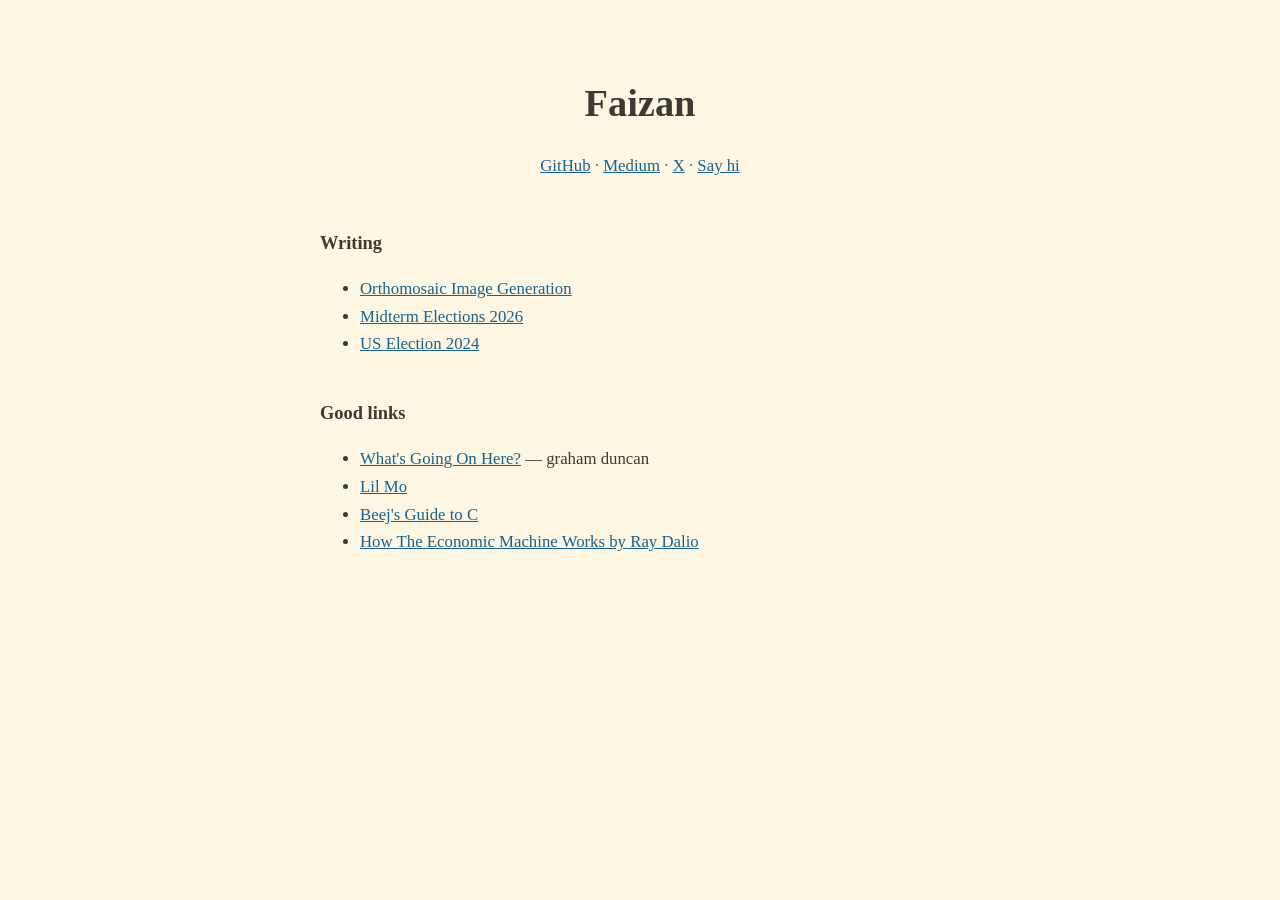
<file: index.html>
<!DOCTYPE html>
<html lang="en">

<head>
    <meta charset="UTF-8">
    <meta name="viewport" content="width=device-width, initial-scale=1.0">
    <title>Faizan</title>
    <meta name="description" content="Faizan's personal site — writing and links.">

    <link rel="icon" type="image/jpeg" href="assets/favicon.jpg">
    <link rel="stylesheet" href="style.css">
</head>

<body>
    <h1>Faizan</h1>

    <p class="tagline">
        <a href="https://github.com/FaizanXMD">GitHub</a> ·
        <a href="https://medium.com/@FaizanXMD">Medium</a> ·
        <a href="https://x.com/FaizanXMD07">X</a> ·
        <a href="mailto:faizanxmd@gmail.com">Say hi</a>
    </p>


    <h2>Writing</h2>
    <!-- To add a piece: copy a line below, change the date, link, and title. -->
    <ul>
        <li><a href="articles/orthomosaic-image-generation.html">Orthomosaic Image Generation</a></li>
        <li><a href="articles/midterm-elections-2026.html">Midterm Elections 2026</a></li>
        <li><a href="articles/us-election.html">US Election 2024</a></li>
    </ul>


    <h2>Good links</h2>

    <ul>
        <li><a href="https://grahamduncan.blog/whats-going-on-here/">What's Going On Here?</a> — graham duncan</li>
        <li><a href="https://robinpnalex.github.io/">Lil Mo</a></li>
        <li><a href="https://beej.us/guide/bgc/">Beej's Guide to C</a></li>
        <li><a href="https://www.youtube.com/watch?v=PHe0bXAIuk0">How The Economic Machine Works by Ray Dalio</a></li>
    </ul>

</body>

</html>
</file>
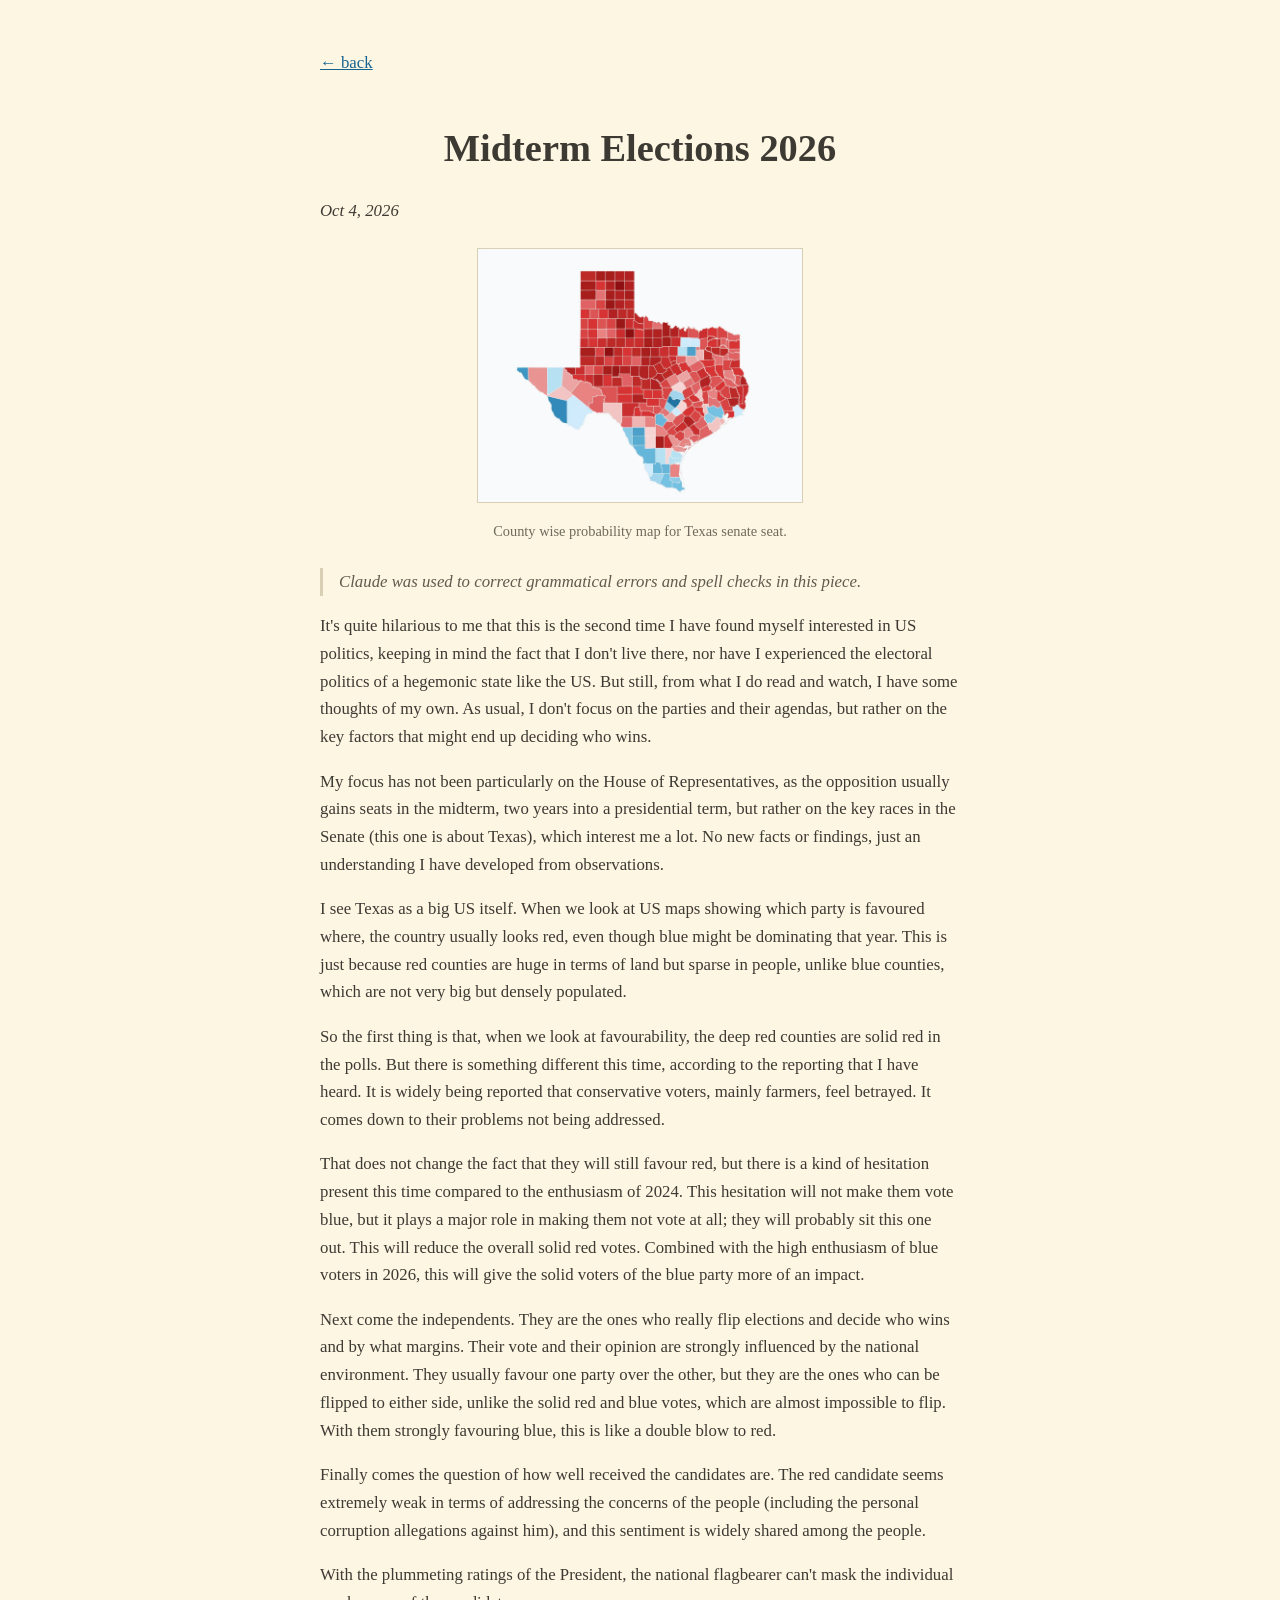
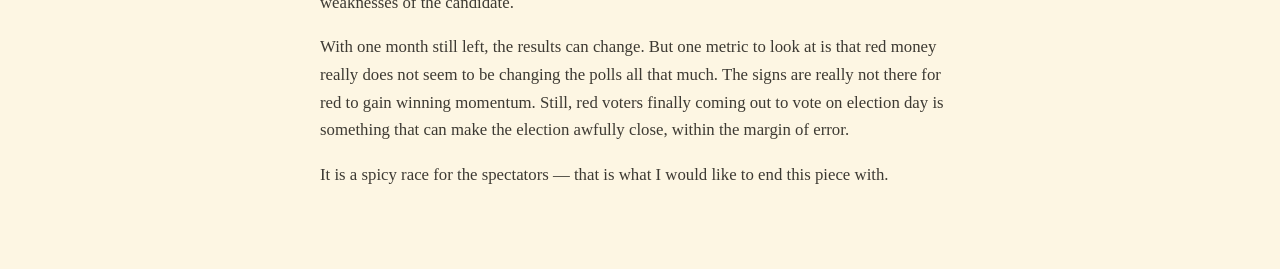
<file: articles/midterm-elections-2026.html>
<!DOCTYPE html>
<html lang="en">

<head>
    <meta charset="UTF-8">
    <meta name="viewport" content="width=device-width, initial-scale=1.0">
    <title>Midterm Elections 2026 - Faizan</title>
    <meta name="description" content="Observations on the 2026 Texas Senate race — voter enthusiasm, independents, and candidate strength.">
    <link rel="icon" type="image/jpeg" href="../assets/favicon.jpg">
    <link rel="stylesheet" href="../style.css">
</head>

<body>
    <p><a href="../index.html">← back</a></p>

    <h1>Midterm Elections 2026</h1>
    <p><em>Oct 4, 2026</em></p>

    <figure>
        <img src="../assets/texas-senate-map.png" alt="County wise probability map for Texas senate seat.">
        <figcaption>County wise probability map for Texas senate seat.</figcaption>
    </figure>

    <blockquote>
        Claude was used to correct grammatical errors and spell checks in this piece.
    </blockquote>

    <p>
        It's quite hilarious to me that this is the second time I have found myself interested in US
        politics, keeping in mind the fact that I don't live there, nor have I experienced the
        electoral politics of a hegemonic state like the US. But still, from what I do read and
        watch, I have some thoughts of my own. As usual, I don't focus on the parties and their
        agendas, but rather on the key factors that might end up deciding who wins.
    </p>
    <p>
        My focus has not been particularly on the House of Representatives, as the opposition
        usually gains seats in the midterm, two years into a presidential term, but rather on the
        key races in the Senate (this one is about Texas), which interest me a lot. No new facts or
        findings, just an understanding I have developed from observations.
    </p>
    <p>
        I see Texas as a big US itself. When we look at US maps showing which party is favoured
        where, the country usually looks red, even though blue might be dominating that year. This
        is just because red counties are huge in terms of land but sparse in people, unlike blue
        counties, which are not very big but densely populated.
    </p>
    <p>
        So the first thing is that, when we look at favourability, the deep red counties are solid
        red in the polls. But there is something different this time, according to the reporting
        that I have heard. It is widely being reported that conservative voters, mainly farmers,
        feel betrayed. It comes down to their problems not being addressed.
    </p>
    <p>
        That does not change the fact that they will still favour red, but there is a kind of
        hesitation present this time compared to the enthusiasm of 2024. This hesitation will not
        make them vote blue, but it plays a major role in making them not vote at all; they will
        probably sit this one out. This will reduce the overall solid red votes. Combined with the
        high enthusiasm of blue voters in 2026, this will give the solid voters of the blue party
        more of an impact.
    </p>
    <p>
        Next come the independents. They are the ones who really flip elections and decide who wins
        and by what margins. Their vote and their opinion are strongly influenced by the national
        environment. They usually favour one party over the other, but they are the ones who can be
        flipped to either side, unlike the solid red and blue votes, which are almost impossible to
        flip. With them strongly favouring blue, this is like a double blow to red.
    </p>
    <p>
        Finally comes the question of how well received the candidates are. The red candidate seems
        extremely weak in terms of addressing the concerns of the people (including the personal
        corruption allegations against him), and this sentiment is widely shared among the people.
    </p>
    <p>
        With the plummeting ratings of the President, the national flagbearer can't mask the
        individual weaknesses of the candidate.
    </p>
    <p>
        With one month still left, the results can change. But one metric to look at is that red
        money really does not seem to be changing the polls all that much. The signs are really not
        there for red to gain winning momentum. Still, red voters finally coming out to vote on
        election day is something that can make the election awfully close, within the margin of
        error.
    </p>
    <p>
        It is a spicy race for the spectators — that is what I would like to end this piece with.
    </p>

</body>

</html>
</file>
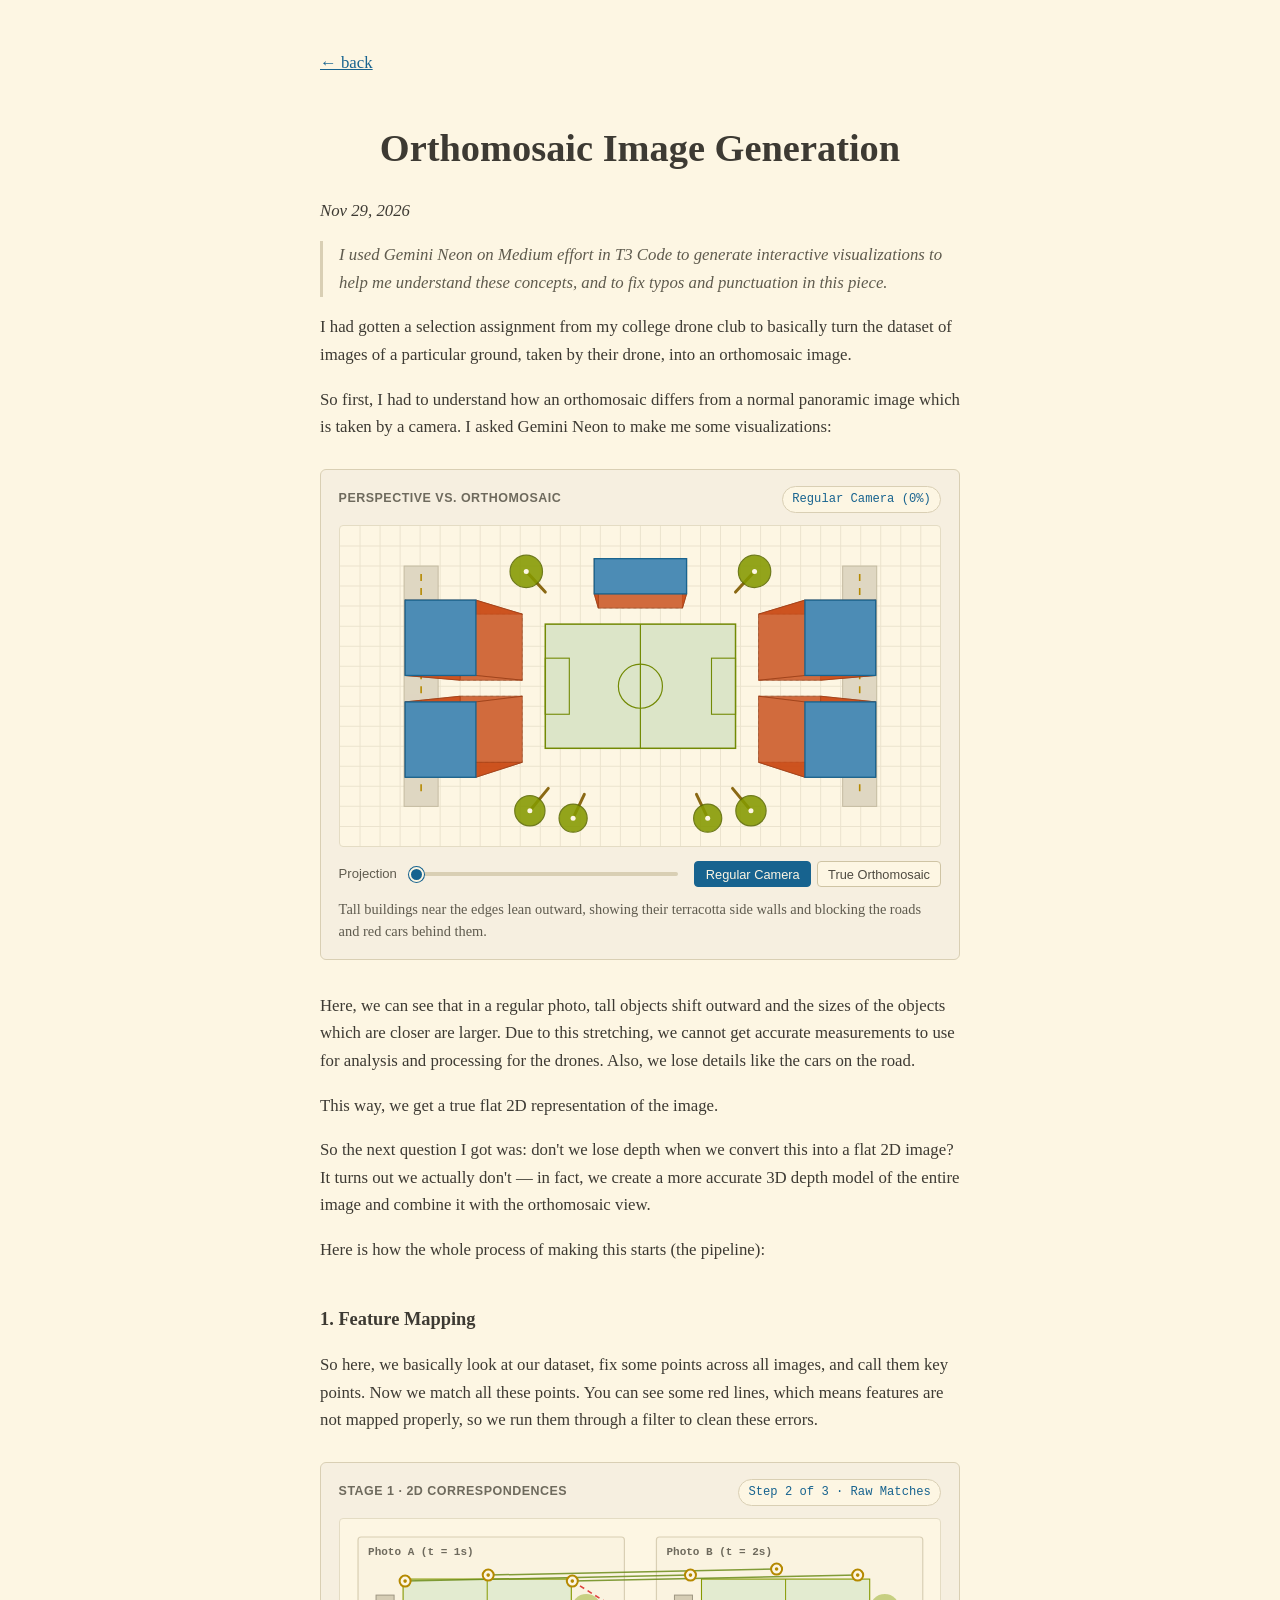
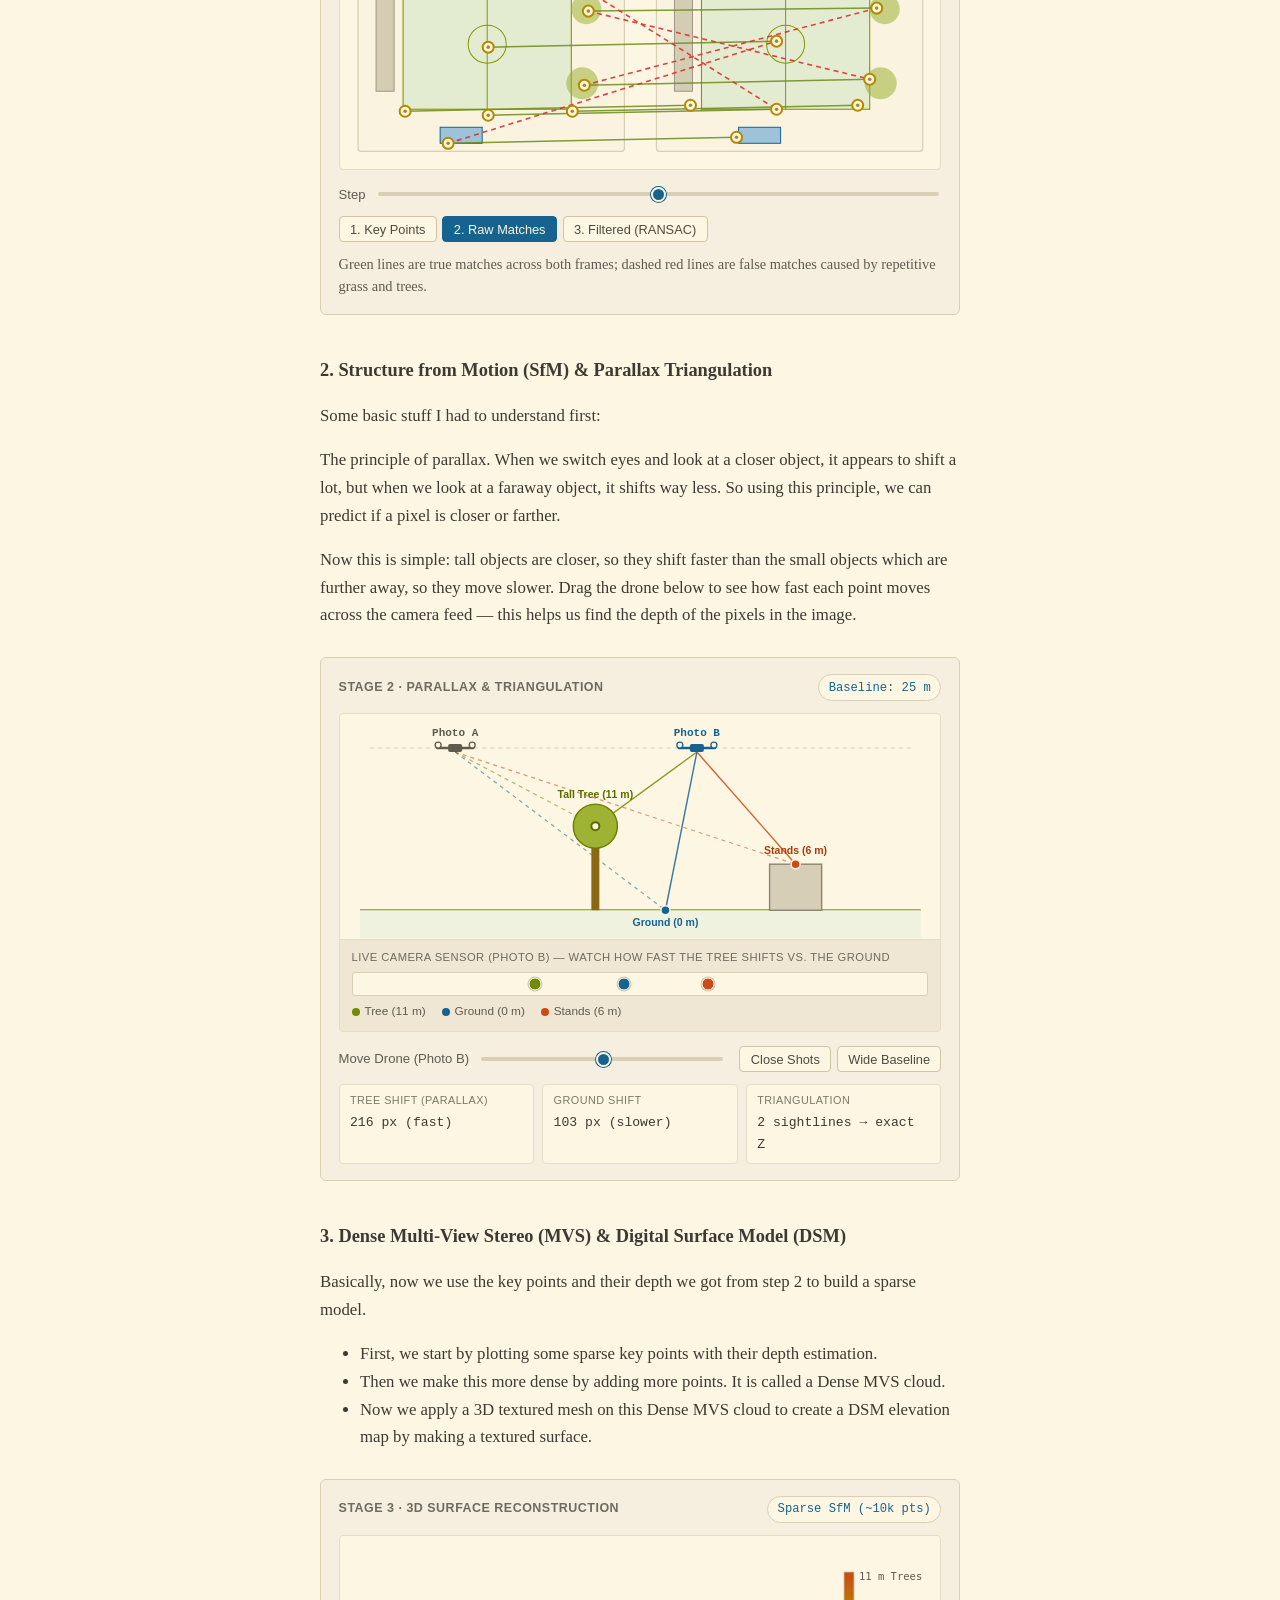
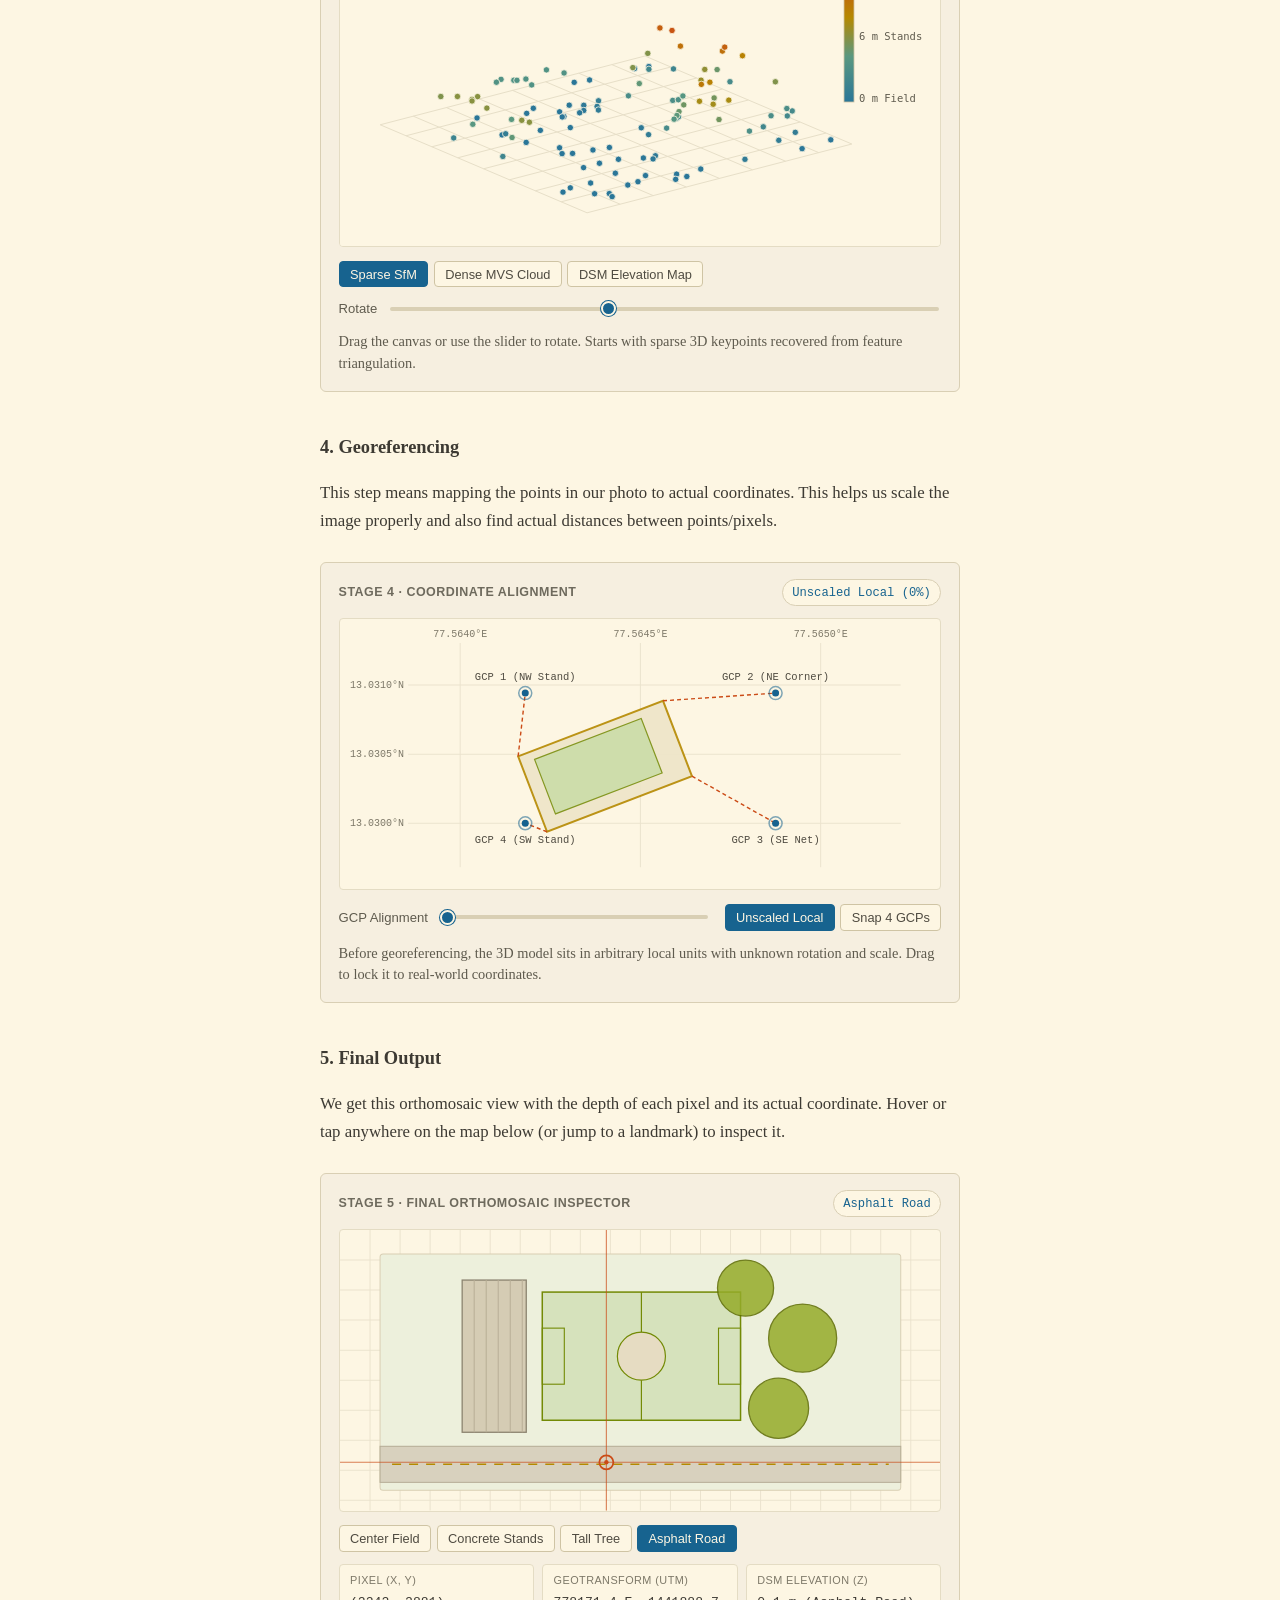
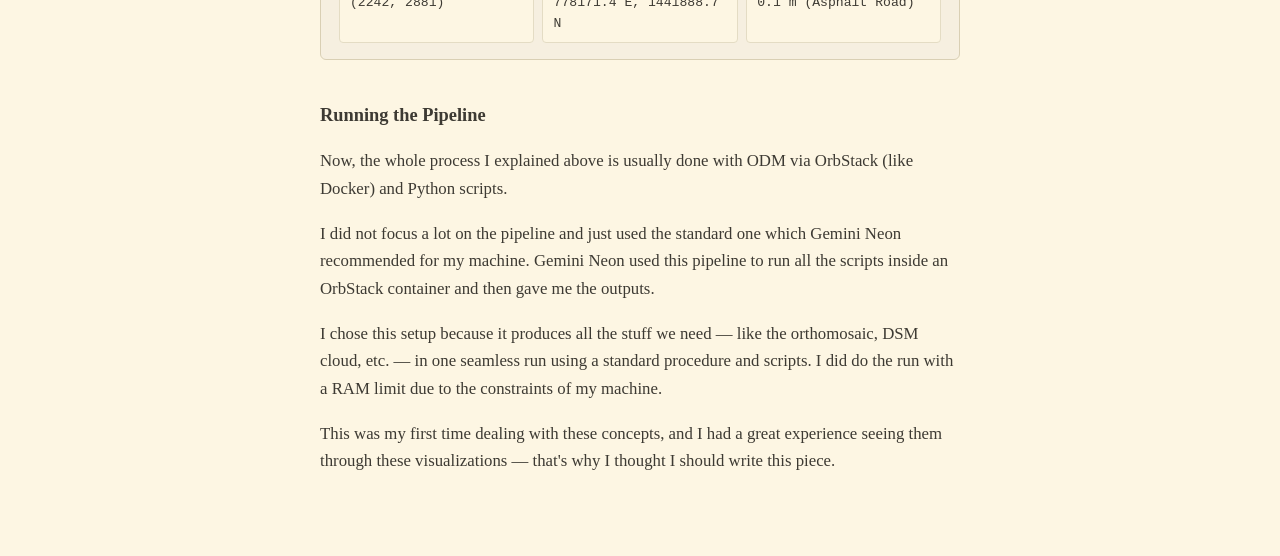
<file: articles/orthomosaic-image-generation.html>
<!DOCTYPE html>
<html lang="en">

<head>
    <meta charset="UTF-8">
    <meta name="viewport" content="width=device-width, initial-scale=1.0">
    <title>Orthomosaic Image Generation - Faizan</title>
    <meta name="description" content="How an orthomosaic differs from a regular panorama, and how the photogrammetry pipeline turns drone photos into a georeferenced 2D map and 3D depth model.">
    <link rel="icon" type="image/jpeg" href="../assets/favicon.jpg">
    <link rel="stylesheet" href="../style.css">
    <style>
        /* Editorial Solarized interactive widgets — native to the site's warm paper theme */
        .viz {
            margin: 1.75rem 0 2rem;
            background: #f6efe0;
            border: 1px solid #d9cfb4;
            border-radius: 6px;
            padding: 1rem 1.1rem 1rem;
            font-family: -apple-system, BlinkMacSystemFont, "Segoe UI", Roboto, sans-serif;
            color: #3d3a33;
        }

        .viz-header {
            display: flex;
            justify-content: space-between;
            align-items: baseline;
            gap: 0.75rem;
            flex-wrap: wrap;
            margin-bottom: 0.75rem;
        }

        .viz-label {
            font-size: 0.78rem;
            font-weight: 600;
            letter-spacing: 0.04em;
            text-transform: uppercase;
            color: #6e6a5d;
        }

        .viz-badge {
            font-family: ui-monospace, SFMono-Regular, Menlo, Monaco, Consolas, monospace;
            font-size: 0.76rem;
            color: #17638f;
            background: #fdf6e3;
            border: 1px solid #d9cfb4;
            border-radius: 999px;
            padding: 0.15rem 0.6rem;
        }

        .viz-stage {
            background: #fdf6e3;
            border: 1px solid #e4dcc4;
            border-radius: 4px;
            overflow: hidden;
            position: relative;
        }

        .viz-stage svg,
        .viz-stage canvas {
            display: block;
            width: 100%;
            height: auto;
        }

        .viz-controls {
            display: flex;
            flex-wrap: wrap;
            align-items: center;
            gap: 0.65rem 0.9rem;
            margin-top: 0.85rem;
        }

        .viz-slider-wrap {
            display: flex;
            align-items: center;
            gap: 0.65rem;
            flex: 1 1 14rem;
            min-width: 12rem;
        }

        .viz-slider-wrap label {
            font-size: 0.82rem;
            color: #5f5b4e;
            white-space: nowrap;
        }

        .viz input[type="range"] {
            -webkit-appearance: none;
            appearance: none;
            flex: 1;
            height: 4px;
            background: #d9cfb4;
            border-radius: 999px;
            outline: none;
            cursor: pointer;
        }

        .viz input[type="range"]::-webkit-slider-thumb {
            -webkit-appearance: none;
            appearance: none;
            width: 15px;
            height: 15px;
            border-radius: 50%;
            background: #17638f;
            border: 2px solid #fdf6e3;
            box-shadow: 0 0 0 1px #17638f;
            cursor: grab;
        }

        .viz input[type="range"]::-moz-range-thumb {
            width: 15px;
            height: 15px;
            border-radius: 50%;
            background: #17638f;
            border: 2px solid #fdf6e3;
            box-shadow: 0 0 0 1px #17638f;
            cursor: grab;
        }

        .viz-pills {
            display: inline-flex;
            flex-wrap: wrap;
            gap: 0.35rem;
        }

        .viz-btn {
            font-family: inherit;
            font-size: 0.8rem;
            padding: 0.3rem 0.65rem;
            border-radius: 4px;
            border: 1px solid #cfc4a4;
            background: #fdf6e3;
            color: #4f4b41;
            cursor: pointer;
            transition: background 0.15s ease, color 0.15s ease, border-color 0.15s ease;
        }

        .viz-btn:hover {
            border-color: #17638f;
            color: #17638f;
        }

        .viz-btn.active {
            background: #17638f;
            border-color: #17638f;
            color: #fdf6e3;
        }

        .viz-stats {
            display: grid;
            grid-template-columns: repeat(auto-fit, minmax(10.5rem, 1fr));
            gap: 0.5rem;
            margin-top: 0.75rem;
        }

        .viz-stat {
            background: #fdf6e3;
            border: 1px solid #e4dcc4;
            border-radius: 4px;
            padding: 0.45rem 0.65rem;
        }

        .viz-stat-k {
            display: block;
            font-size: 0.68rem;
            letter-spacing: 0.04em;
            text-transform: uppercase;
            color: #7d7868;
        }

        .viz-stat-v {
            display: block;
            font-family: ui-monospace, SFMono-Regular, Menlo, Monaco, Consolas, monospace;
            font-size: 0.82rem;
            color: #3d3a33;
            margin-top: 0.12rem;
        }

        .viz-caption {
            font-family: Georgia, "Times New Roman", serif;
            font-size: 0.9rem;
            line-height: 1.5;
            color: #5f5b4e;
            margin: 0.75rem 0 0;
        }

        .viz-3d-canvas {
            cursor: grab;
            touch-action: pan-y;
        }

        .viz-3d-canvas:active {
            cursor: grabbing;
        }

        .viz-map-svg {
            cursor: crosshair;
            touch-action: none;
        }

        .sensor-bar {
            background: #efe7d3;
            border-top: 1px solid #e4dcc4;
            padding: 0.5rem 0.75rem 0.6rem;
        }

        .sensor-title {
            font-size: 0.7rem;
            letter-spacing: 0.04em;
            text-transform: uppercase;
            color: #6e6a5d;
            margin-bottom: 0.35rem;
        }

        .sensor-track {
            position: relative;
            height: 22px;
            background: #fdf6e3;
            border: 1px solid #d9cfb4;
            border-radius: 3px;
        }

        .sensor-dot {
            position: absolute;
            top: 50%;
            width: 11px;
            height: 11px;
            border-radius: 50%;
            transform: translate(-50%, -50%);
            border: 1.5px solid #fdf6e3;
            box-shadow: 0 0 0 1px rgba(61, 58, 51, 0.25);
        }

        .sensor-legend {
            display: flex;
            gap: 1rem;
            flex-wrap: wrap;
            font-size: 0.74rem;
            color: #5f5b4e;
            margin-top: 0.35rem;
        }

        .sensor-legend span {
            display: inline-flex;
            align-items: center;
            gap: 0.3rem;
        }

        .sensor-swatch {
            width: 8px;
            height: 8px;
            border-radius: 50%;
            display: inline-block;
        }
    </style>
</head>

<body>
    <p><a href="../index.html">← back</a></p>

    <h1>Orthomosaic Image Generation</h1>
    <p><em>Nov 29, 2026</em></p>

    <blockquote>
        I used Gemini Neon on Medium effort in T3 Code to generate interactive visualizations to
        help me understand these concepts, and to fix typos and punctuation in this piece.
    </blockquote>

    <p>
        I had gotten a selection assignment from my college drone club to basically turn the dataset
        of images of a particular ground, taken by their drone, into an orthomosaic image.
    </p>
    <p>
        So first, I had to understand how an orthomosaic differs from a normal panoramic image which
        is taken by a camera. I asked Gemini Neon to make me some visualizations:
    </p>

    <!-- VIZ 1: Panorama vs Orthomosaic -->
    <div class="viz" id="viz-ortho">
        <div class="viz-header">
            <span class="viz-label">Perspective vs. Orthomosaic</span>
            <span class="viz-badge" id="ortho-badge">Regular Camera (0%)</span>
        </div>
        <div class="viz-stage">
            <svg id="ortho-svg" viewBox="0 0 600 320" role="img" aria-label="Interactive comparison between a regular camera panorama and a true orthomosaic"></svg>
        </div>
        <div class="viz-controls">
            <div class="viz-slider-wrap">
                <label for="ortho-slider">Projection</label>
                <input type="range" id="ortho-slider" min="0" max="100" value="0">
            </div>
            <div class="viz-pills">
                <button type="button" class="viz-btn active" data-ortho="0">Regular Camera</button>
                <button type="button" class="viz-btn" data-ortho="100">True Orthomosaic</button>
            </div>
        </div>
        <p class="viz-caption" id="ortho-caption">
            Tall buildings near the edges lean outward, showing their terracotta side walls and blocking the roads and red cars behind them.
        </p>
    </div>

    <p>
        Here, we can see that in a regular photo, tall objects shift outward and the sizes of the
        objects which are closer are larger. Due to this stretching, we cannot get accurate
        measurements to use for analysis and processing for the drones. Also, we lose details like
        the cars on the road.
    </p>
    <p>
        This way, we get a true flat 2D representation of the image.
    </p>
    <p>
        So the next question I got was: don't we lose depth when we convert this into a flat 2D
        image? It turns out we actually don't — in fact, we create a more accurate 3D depth model of
        the entire image and combine it with the orthomosaic view.
    </p>
    <p>
        Here is how the whole process of making this starts (the pipeline):
    </p>

    <h2>1. Feature Mapping</h2>
    <p>
        So here, we basically look at our dataset, fix some points across all images, and call them
        key points. Now we match all these points. You can see some red lines, which means features
        are not mapped properly, so we run them through a filter to clean these errors.
    </p>

    <!-- VIZ 2: Feature Mapping & RANSAC -->
    <div class="viz" id="viz-sift">
        <div class="viz-header">
            <span class="viz-label">Stage 1 · 2D Correspondences</span>
            <span class="viz-badge" id="sift-badge">Step 2 of 3 · Raw Matches</span>
        </div>
        <div class="viz-stage">
            <svg id="sift-svg" viewBox="0 0 600 250" role="img" aria-label="Interactive feature keypoint detection, matching, and RANSAC outlier filtering"></svg>
        </div>
        <div class="viz-controls">
            <div class="viz-slider-wrap">
                <label for="sift-slider">Step</label>
                <input type="range" id="sift-slider" min="0" max="2" step="1" value="1">
            </div>
            <div class="viz-pills">
                <button type="button" class="viz-btn" data-sift="0">1. Key Points</button>
                <button type="button" class="viz-btn active" data-sift="1">2. Raw Matches</button>
                <button type="button" class="viz-btn" data-sift="2">3. Filtered (RANSAC)</button>
            </div>
        </div>
        <p class="viz-caption" id="sift-caption">
            Green lines are true matches across both frames; dashed red lines are false matches caused by repetitive grass and trees.
        </p>
    </div>

    <h2>2. Structure from Motion (SfM) &amp; Parallax Triangulation</h2>
    <p>
        Some basic stuff I had to understand first:
    </p>
    <p>
        The principle of parallax. When we switch eyes and look at a closer object, it appears to
        shift a lot, but when we look at a faraway object, it shifts way less. So using this
        principle, we can predict if a pixel is closer or farther.
    </p>
    <p>
        Now this is simple: tall objects are closer, so they shift faster than the small objects
        which are further away, so they move slower. Drag the drone below to see how fast each point
        moves across the camera feed — this helps us find the depth of the pixels in the image.
    </p>

    <!-- VIZ 3: Parallax & Triangulation -->
    <div class="viz" id="viz-sfm">
        <div class="viz-header">
            <span class="viz-label">Stage 2 · Parallax &amp; Triangulation</span>
            <span class="viz-badge" id="sfm-badge">Baseline: 24 m</span>
        </div>
        <div class="viz-stage">
            <svg id="sfm-svg" viewBox="0 0 600 225" role="img" aria-label="Interactive parallax triangulation showing tall objects shifting faster than ground points"></svg>
            <div class="sensor-bar">
                <div class="sensor-title">Live Camera Sensor (Photo B) — watch how fast the tree shifts vs. the ground</div>
                <div class="sensor-track" id="sfm-sensor">
                    <span class="sensor-dot" id="dot-tree" style="background:#738a05;"></span>
                    <span class="sensor-dot" id="dot-ground" style="background:#17638f;"></span>
                    <span class="sensor-dot" id="dot-stand" style="background:#cb4b16;"></span>
                </div>
                <div class="sensor-legend">
                    <span><i class="sensor-swatch" style="background:#738a05;"></i>Tree (11 m)</span>
                    <span><i class="sensor-swatch" style="background:#17638f;"></i>Ground (0 m)</span>
                    <span><i class="sensor-swatch" style="background:#cb4b16;"></i>Stands (6 m)</span>
                </div>
            </div>
        </div>
        <div class="viz-controls">
            <div class="viz-slider-wrap">
                <label for="sfm-slider">Move Drone (Photo B)</label>
                <input type="range" id="sfm-slider" min="15" max="100" value="58">
            </div>
            <div class="viz-pills">
                <button type="button" class="viz-btn" data-sfm="22">Close Shots</button>
                <button type="button" class="viz-btn active" data-sfm="85">Wide Baseline</button>
            </div>
        </div>
        <div class="viz-stats">
            <div class="viz-stat">
                <span class="viz-stat-k">Tree Shift (Parallax)</span>
                <span class="viz-stat-v" id="sfm-tree-px">248 px (fast)</span>
            </div>
            <div class="viz-stat">
                <span class="viz-stat-k">Ground Shift</span>
                <span class="viz-stat-v" id="sfm-ground-px">118 px (slower)</span>
            </div>
            <div class="viz-stat">
                <span class="viz-stat-k">Triangulation</span>
                <span class="viz-stat-v">2 sightlines → exact Z</span>
            </div>
        </div>
    </div>

    <h2>3. Dense Multi-View Stereo (MVS) &amp; Digital Surface Model (DSM)</h2>
    <p>
        Basically, now we use the key points and their depth we got from step 2 to build a sparse
        model.
    </p>
    <ul>
        <li>First, we start by plotting some sparse key points with their depth estimation.</li>
        <li>Then we make this more dense by adding more points. It is called a Dense MVS cloud.</li>
        <li>Now we apply a 3D textured mesh on this Dense MVS cloud to create a DSM elevation map by making a textured surface.</li>
    </ul>

    <!-- VIZ 4: Sparse -> Dense MVS -> DSM 3D Rotatable Canvas -->
    <div class="viz" id="viz-dsm">
        <div class="viz-header">
            <span class="viz-label">Stage 3 · 3D Surface Reconstruction</span>
            <span class="viz-badge" id="dsm-badge">Sparse SfM (~10k pts)</span>
        </div>
        <div class="viz-stage">
            <canvas id="dsm-canvas" class="viz-3d-canvas" width="600" height="310" aria-label="Interactive rotatable 3D view switching between Sparse SfM, Dense MVS cloud, and DSM elevation mesh"></canvas>
        </div>
        <div class="viz-controls">
            <div class="viz-pills">
                <button type="button" class="viz-btn active" data-dsm="sparse">Sparse SfM</button>
                <button type="button" class="viz-btn" data-dsm="dense">Dense MVS Cloud</button>
                <button type="button" class="viz-btn" data-dsm="mesh">DSM Elevation Map</button>
            </div>
            <div class="viz-slider-wrap">
                <label for="dsm-rot">Rotate</label>
                <input type="range" id="dsm-rot" min="-180" max="180" value="-38">
            </div>
        </div>
        <p class="viz-caption" id="dsm-caption">
            Drag the canvas or use the slider to rotate. Starts with sparse 3D keypoints recovered from feature triangulation.
        </p>
    </div>

    <h2>4. Georeferencing</h2>
    <p>
        This step means mapping the points in our photo to actual coordinates. This helps us scale
        the image properly and also find actual distances between points/pixels.
    </p>

    <!-- VIZ 5: Georeferencing GCP Alignment -->
    <div class="viz" id="viz-geo">
        <div class="viz-header">
            <span class="viz-label">Stage 4 · Coordinate Alignment</span>
            <span class="viz-badge" id="geo-badge">Unscaled Local (0%)</span>
        </div>
        <div class="viz-stage">
            <svg id="geo-svg" viewBox="0 0 600 270" role="img" aria-label="Interactive georeferencing slider snapping an unscaled local map to four Ground Control Points"></svg>
        </div>
        <div class="viz-controls">
            <div class="viz-slider-wrap">
                <label for="geo-slider">GCP Alignment</label>
                <input type="range" id="geo-slider" min="0" max="100" value="0">
            </div>
            <div class="viz-pills">
                <button type="button" class="viz-btn active" data-geo="0">Unscaled Local</button>
                <button type="button" class="viz-btn" data-geo="100">Snap 4 GCPs</button>
            </div>
        </div>
        <p class="viz-caption" id="geo-caption">
            Before georeferencing, the 3D model sits in arbitrary local units with unknown rotation and scale. Drag to lock it to real-world coordinates.
        </p>
    </div>

    <h2>5. Final Output</h2>
    <p>
        We get this orthomosaic view with the depth of each pixel and its actual coordinate. Hover
        or tap anywhere on the map below (or jump to a landmark) to inspect it.
    </p>

    <!-- VIZ 6: Final Output Inspector -->
    <div class="viz" id="viz-final">
        <div class="viz-header">
            <span class="viz-label">Stage 5 · Final Orthomosaic Inspector</span>
            <span class="viz-badge" id="final-badge">Asphalt Road</span>
        </div>
        <div class="viz-stage">
            <svg id="final-svg" class="viz-map-svg" viewBox="0 0 600 280" role="img" aria-label="Interactive orthomosaic map showing pixel coordinates, UTM coordinates, and elevation"></svg>
        </div>
        <div class="viz-controls">
            <div class="viz-pills">
                <button type="button" class="viz-btn" data-spot="field">Center Field</button>
                <button type="button" class="viz-btn" data-spot="stands">Concrete Stands</button>
                <button type="button" class="viz-btn" data-spot="tree">Tall Tree</button>
                <button type="button" class="viz-btn active" data-spot="road">Asphalt Road</button>
            </div>
        </div>
        <div class="viz-stats">
            <div class="viz-stat">
                <span class="viz-stat-k">Pixel (X, Y)</span>
                <span class="viz-stat-v" id="final-px">(1783, 1587)</span>
            </div>
            <div class="viz-stat">
                <span class="viz-stat-k">Geotransform (UTM)</span>
                <span class="viz-stat-v" id="final-utm">778155.7 E, 1441528.3 N</span>
            </div>
            <div class="viz-stat">
                <span class="viz-stat-k">DSM Elevation (Z)</span>
                <span class="viz-stat-v" id="final-z">0.1 m (Asphalt Road)</span>
            </div>
        </div>
    </div>

    <h2>Running the Pipeline</h2>
    <p>
        Now, the whole process I explained above is usually done with ODM via OrbStack (like Docker)
        and Python scripts.
    </p>
    <p>
        I did not focus a lot on the pipeline and just used the standard one which Gemini Neon
        recommended for my machine. Gemini Neon used this pipeline to run all the scripts inside an
        OrbStack container and then gave me the outputs.
    </p>
    <p>
        I chose this setup because it produces all the stuff we need — like the orthomosaic, DSM
        cloud, etc. — in one seamless run using a standard procedure and scripts. I did do the run
        with a RAM limit due to the constraints of my machine.
    </p>
    <p>
        This was my first time dealing with these concepts, and I had a great experience seeing them
        through these visualizations — that's why I thought I should write this piece.
    </p>

    <script>
    (() => {
        const NS = "http://www.w3.org/2000/svg";
        function el(tag, attrs = {}, parent = null) {
            const node = document.createElementNS(NS, tag);
            for (const [k, v] of Object.entries(attrs)) node.setAttribute(k, v);
            if (parent) parent.appendChild(node);
            return node;
        }

        /* ==============================================================
           1. PERSPECTIVE VS ORTHOMOSAIC
           ============================================================== */
        (function initOrtho() {
            const svg = document.getElementById("ortho-svg");
            const slider = document.getElementById("ortho-slider");
            const badge = document.getElementById("ortho-badge");
            const caption = document.getElementById("ortho-caption");
            const btns = document.querySelectorAll("[data-ortho]");

            const cx = 300, cy = 160;
            const buildings = [
                { x: 120, y: 88,  w: 62, h: 66, height: 1.0 },
                { x: 120, y: 170, w: 62, h: 66, height: 1.0 },
                { x: 418, y: 88,  w: 62, h: 66, height: 1.0 },
                { x: 418, y: 170, w: 62, h: 66, height: 1.0 },
                { x: 258, y: 50,  w: 84, h: 32, height: 0.7 }
            ];
            const trees = [
                { x: 205, y: 66, r: 15 },
                { x: 395, y: 66, r: 15 },
                { x: 208, y: 262, r: 14 },
                { x: 244, y: 268, r: 13 },
                { x: 356, y: 268, r: 13 },
                { x: 392, y: 262, r: 14 }
            ];
            const cars = [
                { x: 76, y: 112 }, { x: 76, y: 196 },
                { x: 514, y: 112 }, { x: 514, y: 196 }
            ];

            function render(pct) {
                const t = 1 - pct / 100; // 1 = perspective lean, 0 = orthomosaic
                svg.innerHTML = "";

                // Subtle grid
                const gridG = el("g", { stroke: "#ebe3ce", "stroke-width": 1 }, svg);
                for (let x = 20; x < 600; x += 20) el("line", { x1: x, y1: 0, x2: x, y2: 320 }, gridG);
                for (let y = 20; y < 320; y += 20) el("line", { x1: 0, y1: y, x2: 600, y2: y }, gridG);

                // Left & right asphalt roads
                [64, 502].forEach(rx => {
                    el("rect", { x: rx, y: 40, width: 34, height: 240, fill: "#dfd7c2", stroke: "#c4baa0" }, svg);
                    el("line", { x1: rx + 17, y1: 48, x2: rx + 17, y2: 272, stroke: "#b58900", "stroke-width": 1.6, "stroke-dasharray": "7 7" }, svg);
                });

                // Red cars on roads
                cars.forEach(c => {
                    el("rect", { x: c.x, y: c.y, width: 10, height: 22, rx: 2, fill: "#dc322f", stroke: "#8f1d1b", "stroke-width": 0.8 }, svg);
                });

                // Central football pitch
                el("rect", { x: 205, y: 98, width: 190, height: 124, fill: "#dce5c8", stroke: "#738a05", "stroke-width": 1.5 }, svg);
                el("line", { x1: 300, y1: 98, x2: 300, y2: 222, stroke: "#738a05", "stroke-width": 1.2 }, svg);
                el("circle", { cx: 300, cy: 160, r: 22, fill: "none", stroke: "#738a05", "stroke-width": 1.2 }, svg);
                el("rect", { x: 205, y: 132, width: 24, height: 56, fill: "none", stroke: "#738a05", "stroke-width": 1.1 }, svg);
                el("rect", { x: 371, y: 132, width: 24, height: 56, fill: "none", stroke: "#738a05", "stroke-width": 1.1 }, svg);

                // Buildings with radial perspective extrusion
                buildings.forEach(b => {
                    const bx = b.x + b.w / 2, by = b.y + b.h / 2;
                    const dx = (bx - cx) * 0.34 * t * b.height;
                    const dy = (by - cy) * 0.24 * t * b.height;
                    const scale = 1 + 0.14 * t * b.height;
                    const rw = b.w * scale, rh = b.h * scale;
                    const rx = bx + dx - rw / 2, ry = by + dy - rh / 2;

                    // Footprint outline
                    el("rect", { x: b.x, y: b.y, width: b.w, height: b.h, fill: "#e9e0c9", stroke: "#c4baa0", "stroke-dasharray": "3 3" }, svg);

                    // Side walls (connecting footprint corners to shifted roof corners)
                    if (t > 0.01) {
                        const base = [
                            [b.x, b.y], [b.x + b.w, b.y],
                            [b.x + b.w, b.y + b.h], [b.x, b.y + b.h]
                        ];
                        const roof = [
                            [rx, ry], [rx + rw, ry],
                            [rx + rw, ry + rh], [rx, ry + rh]
                        ];
                        for (let i = 0; i < 4; i++) {
                            const j = (i + 1) % 4;
                            const pts = `${base[i][0]},${base[i][1]} ${base[j][0]},${base[j][1]} ${roof[j][0]},${roof[j][1]} ${roof[i][0]},${roof[i][1]}`;
                            el("polygon", { points: pts, fill: "#cb4b16", opacity: 0.78, stroke: "#9c380f", "stroke-width": 0.9 }, svg);
                        }
                    }

                    // Roof
                    el("rect", { x: rx, y: ry, width: rw, height: rh, fill: "#4c8cb5", stroke: "#17638f", "stroke-width": 1.3 }, svg);
                });

                // Trees (trunk at ground, canopy shifts radially with lean)
                trees.forEach(tr => {
                    const dx = (tr.x - cx) * 0.2 * t;
                    const dy = (tr.y - cy) * 0.22 * t;
                    if (t > 0.02) {
                        el("line", { x1: tr.x, y1: tr.y, x2: tr.x + dx, y2: tr.y + dy, stroke: "#8b6914", "stroke-width": 3, "stroke-linecap": "round" }, svg);
                    }
                    el("circle", { cx: tr.x + dx, cy: tr.y + dy, r: tr.r * (1 + 0.08 * t), fill: "#859900", opacity: 0.88, stroke: "#5c6b00", "stroke-width": 1.2 }, svg);
                    el("circle", { cx: tr.x + dx, cy: tr.y + dy, r: 2.5, fill: "#fdf6e3" }, svg);
                });

                // Update UI text
                if (pct < 15) {
                    badge.textContent = `Regular Camera (${pct}%)`;
                    caption.textContent = "Tall buildings near the edges lean outward, showing their terracotta side walls and blocking the roads and red cars behind them.";
                } else if (pct > 85) {
                    badge.textContent = `True Orthomosaic (${pct}%)`;
                    caption.textContent = "Zero side walls visible. Every roof sits directly over its ground footprint, and all 4 red cars on both roads are uncovered.";
                } else {
                    badge.textContent = `Orthorectifying (${pct}%)`;
                    caption.textContent = "Watch the leaning side walls pull back over their footprints as the view shifts from perspective to straight-down orthographic.";
                }

                btns.forEach(b => b.classList.toggle("active", Number(b.dataset.ortho) === Number(pct)));
            }

            slider.addEventListener("input", () => render(Number(slider.value)));
            btns.forEach(b => b.addEventListener("click", () => {
                slider.value = b.dataset.ortho;
                render(Number(b.dataset.ortho));
            }));
            render(0);
        })();

        /* ==============================================================
           2. FEATURE MAPPING & RANSAC
           ============================================================== */
        (function initSift() {
            const svg = document.getElementById("sift-svg");
            const slider = document.getElementById("sift-slider");
            const badge = document.getElementById("sift-badge");
            const caption = document.getElementById("sift-caption");
            const btns = document.querySelectorAll("[data-sift]");

            // Relative keypoints in normalized field space; Photo B shifts slightly right & up
            const ptsA = [
                [65, 62], [148, 56], [232, 62],
                [148, 128], [65, 192], [148, 196], [232, 192],
                [248, 92], [244, 166], [108, 224]
            ];
            const ptsB = ptsA.map(([x, y], i) => [x + 286 + (i % 2 ? 2 : -1), y - 6 + (i === 7 ? 3 : 0)]);

            const falsePairs = [[7, 8], [8, 7], [2, 5], [9, 3]];

            function drawFrame(ox, oy, label) {
                el("rect", { x: ox, y: oy, width: 266, height: 214, rx: 3, fill: "#faf3e0", stroke: "#d9cfb4", "stroke-width": 1.2 }, svg);
                el("text", { x: ox + 10, y: oy + 18, fill: "#6e6a5d", "font-size": 11, "font-weight": 600, "font-family": "ui-monospace, monospace" }, svg).textContent = label;
                // Simplified pitch + stand + trees
                el("rect", { x: ox + 45, y: oy + 42, width: 168, height: 130, fill: "#e3ebd0", stroke: "#859900", "stroke-width": 1.1 }, svg);
                el("line", { x1: ox + 129, y1: oy + 42, x2: ox + 129, y2: oy + 172, stroke: "#859900", "stroke-width": 1 }, svg);
                el("circle", { cx: ox + 129, cy: oy + 107, r: 19, fill: "none", stroke: "#859900", "stroke-width": 1 }, svg);
                el("rect", { x: ox + 18, y: oy + 58, width: 18, height: 96, fill: "#d5ccb4", stroke: "#9e9682" }, svg);
                el("circle", { cx: ox + 228, cy: oy + 72, r: 15, fill: "#9fb336", opacity: 0.55 }, svg);
                el("circle", { cx: ox + 224, cy: oy + 146, r: 16, fill: "#9fb336", opacity: 0.55 }, svg);
                el("rect", { x: ox + 82, y: oy + 190, width: 42, height: 16, fill: "#9ec2d8", stroke: "#17638f" }, svg);
            }

            function render(step) {
                svg.innerHTML = "";
                drawFrame(18, 18, "Photo A (t = 1s)");
                drawFrame(316, 18, "Photo B (t = 2s)");

                // True match lines
                if (step >= 1) {
                    ptsA.forEach((a, i) => {
                        const b = ptsB[i];
                        el("line", {
                            x1: a[0], y1: a[1], x2: b[0], y2: b[1],
                            stroke: "#6c8c1a", "stroke-width": 1.5, opacity: 0.85
                        }, svg);
                    });
                }

                // False match lines (only in raw match step)
                if (step === 1) {
                    falsePairs.forEach(([ia, ib]) => {
                        const a = ptsA[ia], b = ptsB[ib];
                        el("line", {
                            x1: a[0], y1: a[1], x2: b[0], y2: b[1],
                            stroke: "#dc322f", "stroke-width": 1.6, "stroke-dasharray": "5 4", opacity: 0.9
                        }, svg);
                    });
                }

                // Keypoint circles
                [ptsA, ptsB].forEach(arr => {
                    arr.forEach(([x, y]) => {
                        el("circle", { cx: x, cy: y, r: 5.5, fill: "#fdf6e3", stroke: "#b58900", "stroke-width": 2 }, svg);
                        el("circle", { cx: x, cy: y, r: 1.8, fill: "#b58900" }, svg);
                    });
                });

                const meta = [
                    ["Step 1 of 3 · Key Points", "Ochre circles mark distinct corners and blobs (SIFT keypoints) detected in both photos."],
                    ["Step 2 of 3 · Raw Matches", "Green lines are true matches across both frames; dashed red lines are false matches caused by repetitive grass and trees."],
                    ["Step 3 of 3 · Filtered (RANSAC)", "RANSAC removes the 4 geometrically inconsistent red outliers, leaving only clean green pairs ready for 3D triangulation."]
                ];
                badge.textContent = meta[step][0];
                caption.textContent = meta[step][1];
                btns.forEach(b => b.classList.toggle("active", Number(b.dataset.sift) === step));
            }

            slider.addEventListener("input", () => render(Number(slider.value)));
            btns.forEach(b => b.addEventListener("click", () => {
                slider.value = b.dataset.sift;
                render(Number(b.dataset.sift));
            }));
            render(1);
        })();

        /* ==============================================================
           3. PARALLAX & TRIANGULATION
           ============================================================== */
        (function initSfm() {
            const svg = document.getElementById("sfm-svg");
            const slider = document.getElementById("sfm-slider");
            const badge = document.getElementById("sfm-badge");
            const treePxEl = document.getElementById("sfm-tree-px");
            const groundPxEl = document.getElementById("sfm-ground-px");
            const dotTree = document.getElementById("dot-tree");
            const dotGround = document.getElementById("dot-ground");
            const dotStand = document.getElementById("dot-stand");
            const btns = document.querySelectorAll("[data-sfm]");

            const camAx = 115, camY = 34, groundY = 196;
            const tree = { x: 255, y: 112, h: 11, color: "#738a05" };
            const ground = { x: 325, y: groundY, h: 0, color: "#17638f" };
            const stand = { x: 455, y: 150, h: 6, color: "#cb4b16" };

            function drawDrone(x, y, color, label) {
                el("line", { x1: x - 18, y1: y, x2: x + 18, y2: y, stroke: color, "stroke-width": 2.4, "stroke-linecap": "round" }, svg);
                el("rect", { x: x - 7, y: y - 4, width: 14, height: 8, rx: 2, fill: color }, svg);
                el("circle", { cx: x - 17, cy: y - 3, r: 3, fill: "#fdf6e3", stroke: color, "stroke-width": 1.3 }, svg);
                el("circle", { cx: x + 17, cy: y - 3, r: 3, fill: "#fdf6e3", stroke: color, "stroke-width": 1.3 }, svg);
                const t = el("text", { x: x, y: y - 12, "text-anchor": "middle", fill: color, "font-size": 11, "font-weight": 600, "font-family": "ui-monospace, monospace" }, svg);
                t.textContent = label;
            }

            function render(val) {
                svg.innerHTML = "";
                const camBx = camAx + 50 + (val / 100) * 330;
                const baselineM = Math.round(((camBx - camAx) / 380) * 40);

                // Flight altitude dashed path
                el("line", { x1: 30, y1: camY, x2: 570, y2: camY, stroke: "#d9cfb4", "stroke-dasharray": "4 4" }, svg);

                // Ground line
                el("line", { x1: 20, y1: groundY, x2: 580, y2: groundY, stroke: "#859900", "stroke-width": 2 }, svg);
                el("rect", { x: 20, y: groundY, width: 560, height: 28, fill: "#eef2df" }, svg);

                // Sightlines from Photo A & Photo B
                [tree, ground, stand].forEach(obj => {
                    el("line", { x1: camAx, y1: camY + 4, x2: obj.x, y2: obj.y, stroke: obj.color, "stroke-width": 1.2, "stroke-dasharray": "4 4", opacity: 0.55 }, svg);
                    el("line", { x1: camBx, y1: camY + 4, x2: obj.x, y2: obj.y, stroke: obj.color, "stroke-width": 1.4, opacity: 0.85 }, svg);
                });

                // Tree illustration
                el("rect", { x: tree.x - 4, y: tree.y + 10, width: 8, height: groundY - (tree.y + 10), fill: "#8b6914" }, svg);
                el("circle", { cx: tree.x, cy: tree.y, r: 22, fill: "#9eb333", stroke: "#6c7d00", "stroke-width": 1.4 }, svg);
                el("circle", { cx: tree.x, cy: tree.y, r: 4, fill: "#fdf6e3", stroke: "#5c6b00", "stroke-width": 2 }, svg);
                el("text", { x: tree.x, y: tree.y - 28, "text-anchor": "middle", fill: "#5c6b00", "font-size": 10.5, "font-weight": 600 }, svg).textContent = "Tall Tree (11 m)";

                // Ground marker
                el("circle", { cx: ground.x, cy: ground.y, r: 4.5, fill: "#17638f", stroke: "#fdf6e3", "stroke-width": 1.5 }, svg);
                el("text", { x: ground.x, y: ground.y + 16, "text-anchor": "middle", fill: "#17638f", "font-size": 10.5, "font-weight": 600 }, svg).textContent = "Ground (0 m)";

                // Concrete stands illustration
                el("rect", { x: stand.x - 26, y: stand.y, width: 52, height: groundY - stand.y, fill: "#d7ceb8", stroke: "#8c8470", "stroke-width": 1.4 }, svg);
                el("circle", { cx: stand.x, cy: stand.y, r: 4.5, fill: "#cb4b16", stroke: "#fdf6e3", "stroke-width": 1.5 }, svg);
                el("text", { x: stand.x, y: stand.y - 10, "text-anchor": "middle", fill: "#a83c10", "font-size": 10.5, "font-weight": 600 }, svg).textContent = "Stands (6 m)";

                // Drones
                drawDrone(camAx, camY, "#5f5b4e", "Photo A");
                drawDrone(camBx, camY, "#17638f", "Photo B");

                // Project onto Photo B's downward camera sensor: u = 50% + f * (x - camBx) / (y - camY)
                const projectPct = (obj) => {
                    const dz = obj.y - camY;
                    const u = 50 + ((obj.x - camBx) / dz) * 14;
                    return Math.max(5, Math.min(95, u));
                };
                dotTree.style.left = projectPct(tree) + "%";
                dotGround.style.left = projectPct(ground) + "%";
                dotStand.style.left = projectPct(stand) + "%";

                // Parallax pixel shifts (proportional to baseline / depth)
                const bRatio = (camBx - camAx) / 380;
                const treePx = Math.round(bRatio * 340);
                const groundPx = Math.round(bRatio * 162);

                badge.textContent = `Baseline: ${baselineM} m`;
                treePxEl.textContent = `${treePx} px (fast)`;
                groundPxEl.textContent = `${groundPx} px (slower)`;
                btns.forEach(b => b.classList.toggle("active", Math.abs(Number(b.dataset.sfm) - val) < 8));
            }

            slider.addEventListener("input", () => render(Number(slider.value)));
            btns.forEach(b => b.addEventListener("click", () => {
                slider.value = b.dataset.sfm;
                render(Number(b.dataset.sfm));
            }));
            render(Number(slider.value));
        })();

        /* ==============================================================
           4. 3D SPARSE -> DENSE MVS -> DSM ELEVATION MESH
           ============================================================== */
        (function initDsm() {
            const canvas = document.getElementById("dsm-canvas");
            const ctx = canvas.getContext("2d");
            const rotSlider = document.getElementById("dsm-rot");
            const badge = document.getElementById("dsm-badge");
            const caption = document.getElementById("dsm-caption");
            const btns = document.querySelectorAll("[data-dsm]");

            let mode = "sparse";
            let yawDeg = Number(rotSlider.value);
            const pitchDeg = 32;

            // Terrain height function h(u, v) in meters [0..11.2], u,v in [-1..1]
            function heightAt(u, v) {
                let h = 0;
                // Concrete stands along left side (u in [-0.95, -0.58], v in [-0.65, 0.55])
                if (u > -0.95 && u < -0.56 && v > -0.68 && v < 0.58) {
                    const ramp = Math.min(1, (u - (-0.95)) / 0.14) * Math.min(1, (-0.56 - u) / 0.1);
                    h = Math.max(h, 5.6 * ramp);
                }
                // Small back wall
                if (u > -0.3 && u < 0.25 && v > -0.9 && v < -0.68) {
                    h = Math.max(h, 3.2);
                }
                // Tree canopy mounds on right side
                const trees = [
                    [0.62, -0.25, 0.28, 11.2],
                    [0.72,  0.22, 0.30, 10.4],
                    [0.36,  0.48, 0.24,  9.2]
                ];
                for (const [tx, ty, rad, peak] of trees) {
                    const d2 = (u - tx) * (u - tx) + (v - ty) * (v - ty);
                    h = Math.max(h, peak * Math.exp(-d2 / (rad * rad)));
                }
                return h;
            }

            // Editorial Solarized height color ramp (0m slate blue -> 5.5m olive/ochre -> 11m terracotta)
            function heightColor(h) {
                const t = Math.max(0, Math.min(1, h / 11.2));
                const stops = [
                    [0.0, [42, 118, 152]],
                    [0.35, [90, 152, 128]],
                    [0.65, [181, 137, 0]],
                    [1.0, [203, 75, 22]]
                ];
                for (let i = 0; i < stops.length - 1; i++) {
                    const [t0, c0] = stops[i], [t1, c1] = stops[i + 1];
                    if (t <= t1) {
                        const f = (t - t0) / (t1 - t0);
                        const r = Math.round(c0[0] + (c1[0] - c0[0]) * f);
                        const g = Math.round(c0[1] + (c1[1] - c0[1]) * f);
                        const b = Math.round(c0[2] + (c1[2] - c0[2]) * f);
                        return `rgb(${r},${g},${b})`;
                    }
                }
                return "rgb(203,75,22)";
            }

            // Precompute sparse points deterministically
            const sparsePts = [];
            let seed = 42;
            const rand = () => (seed = (seed * 1664525 + 1013904223) % 4294967296) / 4294967296;
            for (let i = 0; i < 115; i++) {
                const u = -0.95 + rand() * 1.9;
                const v = -0.9 + rand() * 1.8;
                sparsePts.push([u, v, heightAt(u, v)]);
            }

            function project(u, v, h, W, H) {
                const yaw = yawDeg * Math.PI / 180;
                const pitch = pitchDeg * Math.PI / 180;
                const x1 = u * Math.cos(yaw) - v * Math.sin(yaw);
                const y1 = u * Math.sin(yaw) + v * Math.cos(yaw);
                const z = (h / 11.2) * 0.56;
                const sx = W * 0.46 + x1 * W * 0.28;
                const sy = H * 0.64 + y1 * Math.sin(pitch) * H * 0.34 - z * Math.cos(pitch) * H * 0.54;
                return { x: sx, y: sy, depth: y1 };
            }

            function render() {
                const dpr = window.devicePixelRatio || 1;
                const W = 600, H = 310;
                if (canvas.width !== W * dpr) {
                    canvas.width = W * dpr;
                    canvas.height = H * dpr;
                }
                ctx.setTransform(dpr, 0, 0, dpr, 0, 0);
                ctx.fillStyle = "#fdf6e3";
                ctx.fillRect(0, 0, W, H);

                // Subtle ground grid
                ctx.strokeStyle = "#e7dfc8";
                ctx.lineWidth = 1;
                for (let g = -1; g <= 1.001; g += 0.25) {
                    const a = project(g, -1, 0, W, H), b = project(g, 1, 0, W, H);
                    ctx.beginPath(); ctx.moveTo(a.x, a.y); ctx.lineTo(b.x, b.y); ctx.stroke();
                    const c = project(-1, g, 0, W, H), d = project(1, g, 0, W, H);
                    ctx.beginPath(); ctx.moveTo(c.x, c.y); ctx.lineTo(d.x, d.y); ctx.stroke();
                }

                if (mode === "sparse") {
                    const projected = sparsePts.map(([u, v, h]) => ({ ...project(u, v, h, W, H), h }));
                    projected.sort((a, b) => a.depth - b.depth);
                    for (const p of projected) {
                        ctx.beginPath();
                        ctx.arc(p.x, p.y, 3.2, 0, Math.PI * 2);
                        ctx.fillStyle = heightColor(p.h);
                        ctx.fill();
                        ctx.strokeStyle = "#fdf6e3";
                        ctx.lineWidth = 0.8;
                        ctx.stroke();
                    }
                } else if (mode === "dense") {
                    const pts = [];
                    const N = 30;
                    for (let i = 0; i <= N; i++) {
                        for (let j = 0; j <= N; j++) {
                            const u = -1 + (2 * i) / N;
                            const v = -1 + (2 * j) / N;
                            const h = heightAt(u, v);
                            pts.push({ ...project(u, v, h, W, H), h });
                        }
                    }
                    pts.sort((a, b) => a.depth - b.depth);
                    for (const p of pts) {
                        ctx.beginPath();
                        ctx.arc(p.x, p.y, 1.9, 0, Math.PI * 2);
                        ctx.fillStyle = heightColor(p.h);
                        ctx.fill();
                    }
                } else {
                    const N = 24;
                    const quads = [];
                    for (let i = 0; i < N; i++) {
                        for (let j = 0; j < N; j++) {
                            const u0 = -1 + (2 * i) / N, u1 = -1 + (2 * (i + 1)) / N;
                            const v0 = -1 + (2 * j) / N, v1 = -1 + (2 * (j + 1)) / N;
                            const h00 = heightAt(u0, v0), h10 = heightAt(u1, v0);
                            const h11 = heightAt(u1, v1), h01 = heightAt(u0, v1);
                            const p00 = project(u0, v0, h00, W, H);
                            const p10 = project(u1, v0, h10, W, H);
                            const p11 = project(u1, v1, h11, W, H);
                            const p01 = project(u0, v1, h01, W, H);
                            const depth = (p00.depth + p10.depth + p11.depth + p01.depth) / 4;
                            const hAvg = (h00 + h10 + h11 + h01) / 4;
                            quads.push({ pts: [p00, p10, p11, p01], depth, hAvg });
                        }
                    }
                    quads.sort((a, b) => a.depth - b.depth);
                    for (const q of quads) {
                        ctx.beginPath();
                        ctx.moveTo(q.pts[0].x, q.pts[0].y);
                        ctx.lineTo(q.pts[1].x, q.pts[1].y);
                        ctx.lineTo(q.pts[2].x, q.pts[2].y);
                        ctx.lineTo(q.pts[3].x, q.pts[3].y);
                        ctx.closePath();
                        ctx.fillStyle = heightColor(q.hAvg);
                        ctx.globalAlpha = 0.88;
                        ctx.fill();
                        ctx.globalAlpha = 1;
                        ctx.strokeStyle = "rgba(61,58,51,0.22)";
                        ctx.lineWidth = 0.65;
                        ctx.stroke();
                    }
                }

                // Height legend bar on right
                const lx = W - 96, ly = 36, lh = 130, lw = 10;
                const grad = ctx.createLinearGradient(0, ly, 0, ly + lh);
                grad.addColorStop(0, "rgb(203,75,22)");
                grad.addColorStop(0.35, "rgb(181,137,0)");
                grad.addColorStop(0.65, "rgb(90,152,128)");
                grad.addColorStop(1, "rgb(42,118,152)");
                ctx.fillStyle = grad;
                ctx.fillRect(lx, ly, lw, lh);
                ctx.strokeStyle = "#cfc4a4";
                ctx.strokeRect(lx, ly, lw, lh);

                ctx.fillStyle = "#5f5b4e";
                ctx.font = "10.5px ui-monospace, Menlo, monospace";
                ctx.fillText("11 m Trees", lx + 15, ly + 8);
                ctx.fillText("6 m Stands", lx + 15, ly + lh * 0.5 + 3);
                ctx.fillText("0 m Field", lx + 15, ly + lh);
            }

            // Mouse/touch drag to rotate
            let dragging = false, lastX = 0;
            canvas.addEventListener("pointerdown", e => {
                dragging = true;
                lastX = e.clientX;
                canvas.setPointerCapture(e.pointerId);
            });
            canvas.addEventListener("pointermove", e => {
                if (!dragging) return;
                yawDeg += (e.clientX - lastX) * 0.7;
                if (yawDeg > 180) yawDeg -= 360;
                if (yawDeg < -180) yawDeg += 360;
                lastX = e.clientX;
                rotSlider.value = Math.round(yawDeg);
                render();
            });
            canvas.addEventListener("pointerup", () => { dragging = false; });
            canvas.addEventListener("pointercancel", () => { dragging = false; });

            rotSlider.addEventListener("input", () => {
                yawDeg = Number(rotSlider.value);
                render();
            });

            const modeMeta = {
                sparse: ["Sparse SfM (~10k pts)", "Drag the canvas or use the slider to rotate. Starts with sparse 3D keypoints recovered from feature triangulation."],
                dense: ["Dense MVS (~1.3M pts)", "Multi-View Stereo densifies the cloud so every patch of ground, stand, and tree canopy has dense 3D height points."],
                mesh: ["DSM + 3D Surface Mesh", "A continuous surface mesh and elevation grid (DSM) built on top of the dense cloud."]
            };

            btns.forEach(b => b.addEventListener("click", () => {
                mode = b.dataset.dsm;
                badge.textContent = modeMeta[mode][0];
                caption.textContent = modeMeta[mode][1];
                btns.forEach(x => x.classList.toggle("active", x.dataset.dsm === mode));
                render();
            }));

            render();
        })();

        /* ==============================================================
           5. GEOREFERENCING (GCP SNAP)
           ============================================================== */
        (function initGeo() {
            const svg = document.getElementById("geo-svg");
            const slider = document.getElementById("geo-slider");
            const badge = document.getElementById("geo-badge");
            const caption = document.getElementById("geo-caption");
            const btns = document.querySelectorAll("[data-geo]");

            // Target aligned rectangle corners (the 4 GCPs)
            const gcps = [
                { x: 185, y: 74,  label: "GCP 1 (NW Stand)",  anchor: "middle", dx: 0, dy: -13 },
                { x: 435, y: 74,  label: "GCP 2 (NE Corner)", anchor: "middle", dx: 0, dy: -13 },
                { x: 435, y: 204, label: "GCP 3 (SE Net)",    anchor: "middle", dx: 0, dy:  20 },
                { x: 185, y: 204, label: "GCP 4 (SW Stand)",  anchor: "middle", dx: 0, dy:  20 }
            ];

            // Transform a target point backward into unscaled/rotated local frame
            function localPoint(pt, t) {
                const cx = 300, cy = 135;
                const angle = (-21 * (1 - t)) * Math.PI / 180;
                const scale = 0.62 + 0.38 * t;
                const tx = -42 * (1 - t), ty = 12 * (1 - t);
                const dx = (pt.x - cx) * scale;
                const dy = (pt.y - cy) * scale;
                return {
                    x: cx + tx + dx * Math.cos(angle) - dy * Math.sin(angle),
                    y: cy + ty + dx * Math.sin(angle) + dy * Math.cos(angle)
                };
            }

            function render(pct) {
                const t = pct / 100;
                svg.innerHTML = "";

                // Lat/Lon coordinate grid
                const gridG = el("g", { stroke: "#ebe3ce", "stroke-width": 1 }, svg);
                [120, 300, 480].forEach(x => el("line", { x1: x, y1: 24, x2: x, y2: 248 }, gridG));
                [66, 135, 204].forEach(y => el("line", { x1: 68, y1: y, x2: 560, y2: y }, gridG));

                // Coordinate labels
                const lonLabels = [[120, "77.5640°E"], [300, "77.5645°E"], [480, "77.5650°E"]];
                lonLabels.forEach(([x, txt]) => {
                    el("text", { x, y: 18, "text-anchor": "middle", fill: "#7d7868", "font-size": 10, "font-family": "ui-monospace, monospace" }, svg).textContent = txt;
                });
                const latLabels = [[66, "13.0310°N"], [135, "13.0305°N"], [204, "13.0300°N"]];
                latLabels.forEach(([y, txt]) => {
                    el("text", { x: 64, y: y + 3, "text-anchor": "end", fill: "#7d7868", "font-size": 10, "font-family": "ui-monospace, monospace" }, svg).textContent = txt;
                });

                // Transformed local map corners
                const cur = gcps.map(g => localPoint(g, t));
                const polyPts = cur.map(p => `${p.x},${p.y}`).join(" ");
                const locked = pct >= 99;
                const strokeCol = locked ? "#6c8c1a" : "#b58900";
                const fillCol = locked ? "#dce8c5" : "#eee5c8";

                // Inner pitch rectangle transformed identically
                const pitchCorners = [
                    { x: 208, y: 88 }, { x: 392, y: 88 },
                    { x: 392, y: 182 }, { x: 208, y: 182 }
                ].map(p => localPoint(p, t));

                el("polygon", { points: polyPts, fill: fillCol, stroke: strokeCol, "stroke-width": 2, opacity: 0.9 }, svg);
                el("polygon", {
                    points: pitchCorners.map(p => `${p.x},${p.y}`).join(" "),
                    fill: "#c9dca6", stroke: "#738a05", "stroke-width": 1.2, opacity: 0.85
                }, svg);

                // Error vectors & GCP markers
                gcps.forEach((g, i) => {
                    if (!locked) {
                        el("line", {
                            x1: cur[i].x, y1: cur[i].y, x2: g.x, y2: g.y,
                            stroke: "#cb4b16", "stroke-width": 1.4, "stroke-dasharray": "4 3"
                        }, svg);
                    }
                    el("circle", { cx: g.x, cy: g.y, r: 6.5, fill: "none", stroke: locked ? "#6c8c1a" : "#17638f", "stroke-width": 1.5, opacity: 0.55 }, svg);
                    el("circle", { cx: g.x, cy: g.y, r: 3.5, fill: locked ? "#6c8c1a" : "#17638f" }, svg);
                    el("text", {
                        x: g.x + g.dx, y: g.y + g.dy,
                        "text-anchor": g.anchor, fill: "#4f4b41",
                        "font-size": 10.5, "font-family": "ui-monospace, monospace"
                    }, svg).textContent = g.label;
                });

                if (pct === 0) {
                    badge.textContent = "Unscaled Local (0%)";
                    caption.textContent = "Before georeferencing, the 3D model sits in arbitrary local units with unknown rotation and scale. Drag to lock it to real-world coordinates.";
                } else if (locked) {
                    badge.textContent = "Locked to 4 GCPs (100%)";
                    caption.textContent = "Aligned to real-world coordinates — every pixel now maps to an exact location and real distance in meters.";
                } else {
                    badge.textContent = `Aligning (${pct}%)`;
                    caption.textContent = "Rotating, scaling, and translating the local reconstruction onto the known Ground Control Points.";
                }
                btns.forEach(b => b.classList.toggle("active", Number(b.dataset.geo) === Number(pct)));
            }

            slider.addEventListener("input", () => render(Number(slider.value)));
            btns.forEach(b => b.addEventListener("click", () => {
                slider.value = b.dataset.geo;
                render(Number(b.dataset.geo));
            }));
            render(0);
        })();

        /* ==============================================================
           6. FINAL OUTPUT INSPECTOR
           ============================================================== */
        (function initFinal() {
            const svg = document.getElementById("final-svg");
            const badge = document.getElementById("final-badge");
            const pxEl = document.getElementById("final-px");
            const utmEl = document.getElementById("final-utm");
            const zEl = document.getElementById("final-z");
            const btns = document.querySelectorAll("[data-spot]");

            const spots = {
                field:  { x: 300, y: 126 },
                stands: { x: 158, y: 126 },
                tree:   { x: 455, y: 108 },
                road:   { x: 266, y: 232 }
            };

            function classify(x, y) {
                // Trees
                const trees = [[405, 58, 28], [462, 108, 34], [438, 178, 30]];
                for (const [tx, ty, r] of trees) {
                    const d = Math.hypot(x - tx, y - ty);
                    if (d < r) {
                        const z = (5.5 + 5.7 * (1 - d / r)).toFixed(1);
                        return { name: "Tall Tree", z: `${z} m (Tree Canopy)` };
                    }
                }
                // Concrete stands
                if (x >= 122 && x <= 186 && y >= 50 && y <= 202) {
                    return { name: "Concrete Stands", z: "3.6 m (Concrete Stands)" };
                }
                // Asphalt road
                if (y >= 216 && y <= 252) {
                    return { name: "Asphalt Road", z: "0.1 m (Asphalt Road)" };
                }
                // Sports field
                if (x >= 202 && x <= 400 && y >= 62 && y <= 190) {
                    return { name: "Center Field", z: "0.0 m (Sports Field)" };
                }
                return { name: "Ground", z: "0.2 m (Open Ground)" };
            }

            // Draw static map layers once
            const mapG = el("g", {}, svg);
            const gridG = el("g", { stroke: "#ebe3ce", "stroke-width": 1 }, mapG);
            for (let x = 30; x < 600; x += 30) el("line", { x1: x, y1: 0, x2: x, y2: 280 }, gridG);
            for (let y = 30; y < 280; y += 30) el("line", { x1: 0, y1: y, x2: 600, y2: y }, gridG);

            // Ground backdrop
            el("rect", { x: 40, y: 24, width: 520, height: 236, rx: 3, fill: "#edf0dc", stroke: "#d9cfb4" }, mapG);

            // Concrete stands
            el("rect", { x: 122, y: 50, width: 64, height: 152, fill: "#d5ccb4", stroke: "#8c8470", "stroke-width": 1.3 }, mapG);
            for (let sx = 134; sx < 186; sx += 12) {
                el("line", { x1: sx, y1: 50, x2: sx, y2: 202, stroke: "#b8ae96", "stroke-width": 1 }, mapG);
            }

            // Football field
            el("rect", { x: 202, y: 62, width: 198, height: 128, fill: "#d6e2bc", stroke: "#738a05", "stroke-width": 1.5 }, mapG);
            el("line", { x1: 301, y1: 62, x2: 301, y2: 190, stroke: "#738a05", "stroke-width": 1.2 }, mapG);
            el("circle", { cx: 301, cy: 126, r: 24, fill: "#e6dcc2", stroke: "#738a05", "stroke-width": 1.2 }, mapG);
            el("rect", { x: 202, y: 98, width: 22, height: 56, fill: "none", stroke: "#738a05", "stroke-width": 1.1 }, mapG);
            el("rect", { x: 378, y: 98, width: 22, height: 56, fill: "none", stroke: "#738a05", "stroke-width": 1.1 }, mapG);

            // Trees
            [[405, 58, 28], [462, 108, 34], [438, 178, 30]].forEach(([tx, ty, r]) => {
                el("circle", { cx: tx, cy: ty, r, fill: "#95ab2a", opacity: 0.85, stroke: "#5c6b00", "stroke-width": 1.3 }, mapG);
            });

            // Asphalt road along bottom
            el("rect", { x: 40, y: 216, width: 520, height: 36, fill: "#d8d1be", stroke: "#b5ac95" }, mapG);
            el("line", { x1: 52, y1: 234, x2: 548, y2: 234, stroke: "#b58900", "stroke-width": 1.5, "stroke-dasharray": "9 8" }, mapG);

            // Crosshair overlay
            const crossG = el("g", { "pointer-events": "none" }, svg);
            const hLine = el("line", { x1: 0, x2: 600, stroke: "#cb4b16", "stroke-width": 1.1, opacity: 0.7 }, crossG);
            const vLine = el("line", { y1: 0, y2: 280, stroke: "#cb4b16", "stroke-width": 1.1, opacity: 0.7 }, crossG);
            const ring = el("circle", { r: 7, fill: "none", stroke: "#cb4b16", "stroke-width": 1.8 }, crossG);
            const dot = el("circle", { r: 2.2, fill: "#cb4b16" }, crossG);

            function inspect(x, y, activeKey = null) {
                x = Math.max(40, Math.min(560, x));
                y = Math.max(24, Math.min(260, y));
                hLine.setAttribute("y1", y); hLine.setAttribute("y2", y);
                vLine.setAttribute("x1", x); vLine.setAttribute("x2", x);
                ring.setAttribute("cx", x); ring.setAttribute("cy", y);
                dot.setAttribute("cx", x); dot.setAttribute("cy", y);

                const px = Math.round(((x - 40) / 520) * 5159);
                const py = Math.round(((y - 24) / 236) * 3269);
                const east = (778104.12 + px * 0.03).toFixed(1);
                const north = (1441975.13 - py * 0.03).toFixed(1);
                const info = classify(x, y);

                badge.textContent = info.name;
                pxEl.textContent = `(${px}, ${py})`;
                utmEl.textContent = `${east} E, ${north} N`;
                zEl.textContent = info.z;

                btns.forEach(b => b.classList.toggle("active", activeKey && b.dataset.spot === activeKey));
            }

            function pointerPos(e) {
                const r = svg.getBoundingClientRect();
                return [((e.clientX - r.left) / r.width) * 600, ((e.clientY - r.top) / r.height) * 280];
            }

            svg.addEventListener("pointermove", e => {
                const [x, y] = pointerPos(e);
                inspect(x, y);
            });
            svg.addEventListener("pointerdown", e => {
                const [x, y] = pointerPos(e);
                inspect(x, y);
            });

            btns.forEach(b => b.addEventListener("click", () => {
                const s = spots[b.dataset.spot];
                inspect(s.x, s.y, b.dataset.spot);
            }));

            inspect(spots.road.x, spots.road.y, "road");
        })();
    })();
    </script>

</body>

</html>
</file>
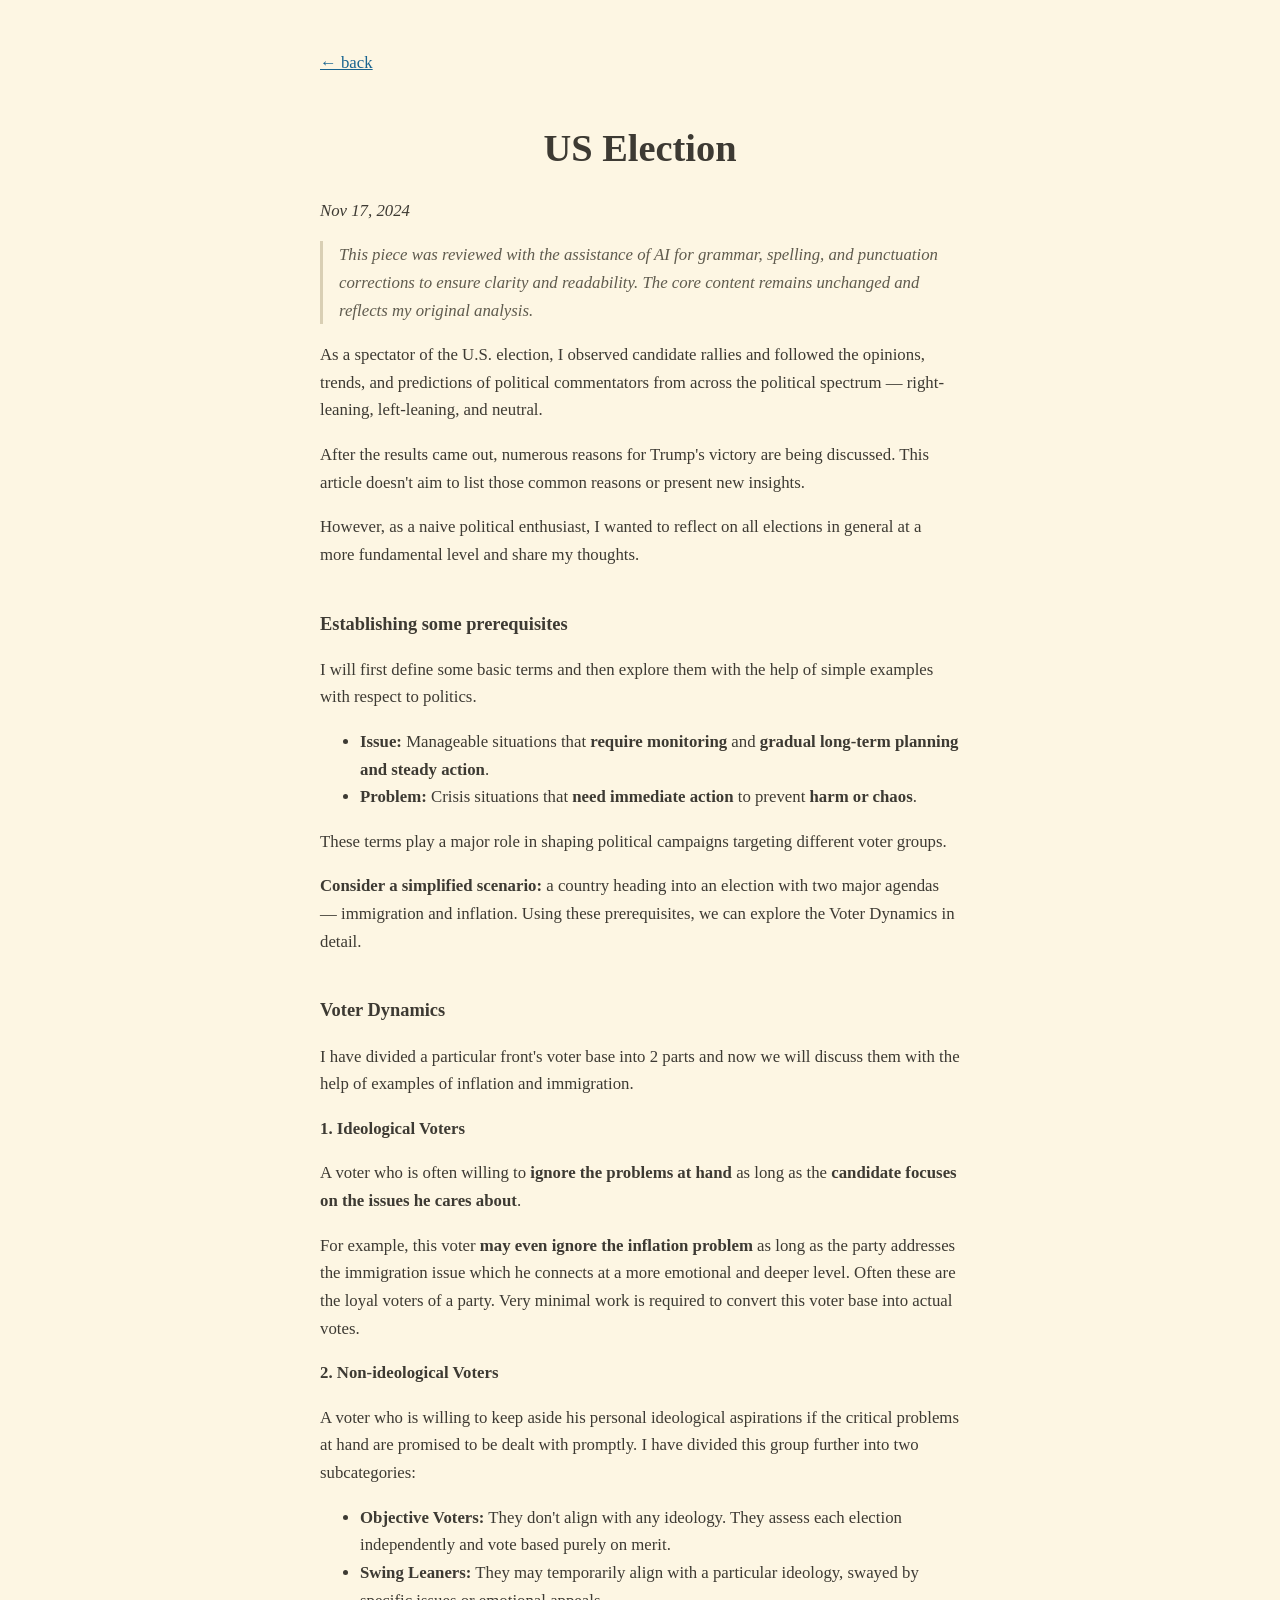
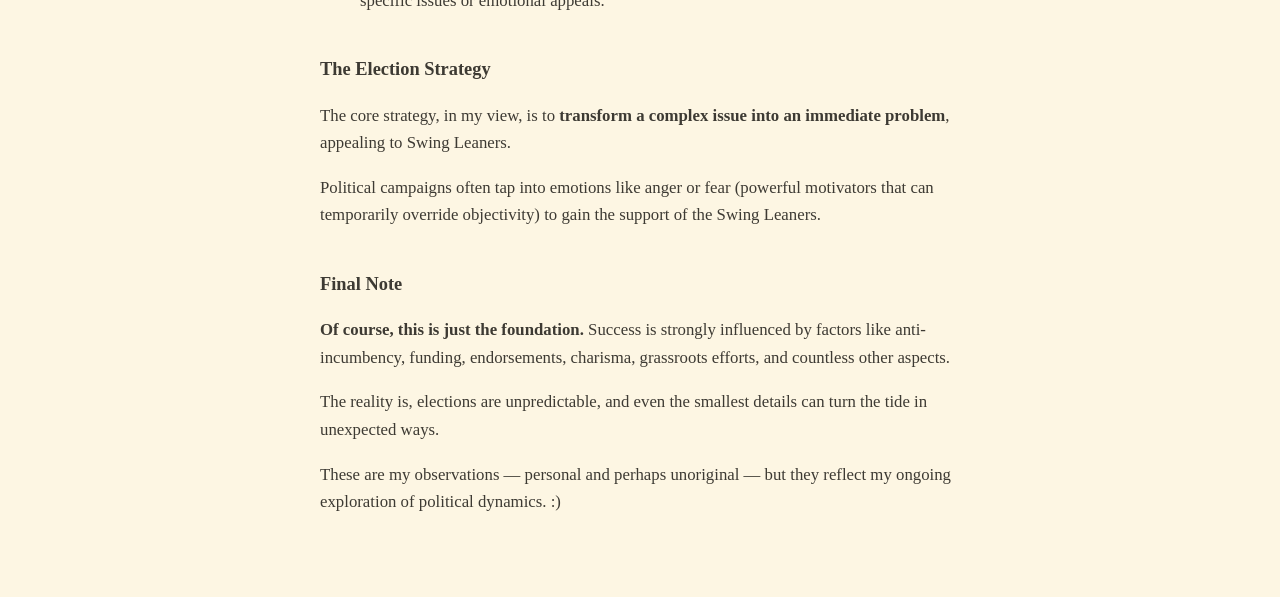
<file: articles/us-election.html>
<!DOCTYPE html>
<html lang="en">

<head>
    <meta charset="UTF-8">
    <meta name="viewport" content="width=device-width, initial-scale=1.0">
    <title>US Election - Faizan</title>
    <meta name="description" content="Reflections on voter dynamics — issues, problems, and swing leaners.">
    <link rel="icon" type="image/jpeg" href="../assets/favicon.jpg">
    <link rel="stylesheet" href="../style.css">
</head>

<body>
    <p><a href="../index.html">← back</a></p>

    <h1>US Election</h1>
    <p><em>Nov 17, 2024</em></p>

    <blockquote>
        This piece was reviewed with the assistance of AI for grammar, spelling, and punctuation
        corrections to ensure clarity and readability. The core content remains unchanged and
        reflects my original analysis.
    </blockquote>

    <p>
        As a spectator of the U.S. election, I observed candidate rallies and followed the opinions,
        trends, and predictions of political commentators from across the political spectrum —
        right-leaning, left-leaning, and neutral.
    </p>
    <p>
        After the results came out, numerous reasons for Trump's victory are being discussed. This
        article doesn't aim to list those common reasons or present new insights.
    </p>
    <p>
        However, as a naive political enthusiast, I wanted to reflect on all elections in general at
        a more fundamental level and share my thoughts.
    </p>

    <h2>Establishing some prerequisites</h2>
    <p>
        I will first define some basic terms and then explore them with the help of simple examples
        with respect to politics.
    </p>
    <ul>
        <li>
            <strong>Issue:</strong> Manageable situations that <strong>require monitoring</strong>
            and <strong>gradual long-term planning and steady action</strong>.
        </li>
        <li>
            <strong>Problem:</strong> Crisis situations that <strong>need immediate action</strong>
            to prevent <strong>harm or chaos</strong>.
        </li>
    </ul>
    <p>
        These terms play a major role in shaping political campaigns targeting different voter
        groups.
    </p>
    <p>
        <strong>Consider a simplified scenario:</strong> a country heading into an election with two
        major agendas — immigration and inflation. Using these prerequisites, we can explore the
        Voter Dynamics in detail.
    </p>

    <h2>Voter Dynamics</h2>
    <p>
        I have divided a particular front's voter base into 2 parts and now we will discuss them
        with the help of examples of inflation and immigration.
    </p>
    <p><strong>1. Ideological Voters</strong></p>
    <p>
        A voter who is often willing to <strong>ignore the problems at hand</strong> as long as the
        <strong>candidate focuses on the issues he cares about</strong>.
    </p>
    <p>
        For example, this voter <strong>may even ignore the inflation problem</strong> as long as
        the party addresses the immigration issue which he connects at a more emotional and deeper
        level. Often these are the loyal voters of a party. Very minimal work is required to convert
        this voter base into actual votes.
    </p>
    <p><strong>2. Non-ideological Voters</strong></p>
    <p>
        A voter who is willing to keep aside his personal ideological aspirations if the critical
        problems at hand are promised to be dealt with promptly. I have divided this group further
        into two subcategories:
    </p>
    <ul>
        <li>
            <strong>Objective Voters:</strong> They don't align with any ideology. They assess each
            election independently and vote based purely on merit.
        </li>
        <li>
            <strong>Swing Leaners:</strong> They may temporarily align with a particular ideology,
            swayed by specific issues or emotional appeals.
        </li>
    </ul>

    <h2>The Election Strategy</h2>
    <p>
        The core strategy, in my view, is to <strong>transform a complex issue into an immediate
        problem</strong>, appealing to Swing Leaners.
    </p>
    <p>
        Political campaigns often tap into emotions like anger or fear (powerful motivators that can
        temporarily override objectivity) to gain the support of the Swing Leaners.
    </p>

    <h2>Final Note</h2>
    <p>
        <strong>Of course, this is just the foundation.</strong> Success is strongly influenced by
        factors like anti-incumbency, funding, endorsements, charisma, grassroots efforts, and
        countless other aspects.
    </p>
    <p>
        The reality is, elections are unpredictable, and even the smallest details can turn the tide
        in unexpected ways.
    </p>
    <p>
        These are my observations — personal and perhaps unoriginal — but they reflect my ongoing
        exploration of political dynamics. :)
    </p>


</body>

</html>
</file>
<file: style.css>
/* One stylesheet for the whole site. One theme.
   The colors are Solarized-inspired: a warm paper background instead of
   white, dark warm gray instead of black. Full contrast (black on white)
   is harsh on the eyes; these sit a step softer in both directions. */

body {
    max-width: 40rem;
    margin: 0 auto;
    padding: 2rem 1rem 4rem;
    font-family: Georgia, "Times New Roman", serif;
    font-size: 1.05rem;
    line-height: 1.65;
    color: #3d3a33; /* warm dark gray, not black */
    background: #fdf6e3; /* Solarized "base3" paper */
}

h1 {
    text-align: center;
    font-size: 2.4rem;
    margin: 2.5rem 0 0.5rem;
}

/* The row of links under the name. */
.tagline {
    text-align: center;
    color: #6e6a5d;
    margin-bottom: 3rem;
}

h2 {
    font-size: 1.15rem;
    margin-top: 2.5rem;
}

a {
    color: #17638f; /* Solarized blue, darkened to stay readable on paper */
}

blockquote {
    margin: 1rem 0;
    padding-left: 1rem;
    border-left: 3px solid #d9cfb4;
    color: #5f5b4e;
    font-style: italic;
}

figure {
    margin: 1.5rem 0;
    text-align: center;
}

figure img {
    max-width: 100%;
    height: auto;
    border: 1px solid #d9cfb4;
}

figcaption {
    font-size: 0.9rem;
    color: #6e6a5d;
    margin-top: 0.5rem;
}
</file>
